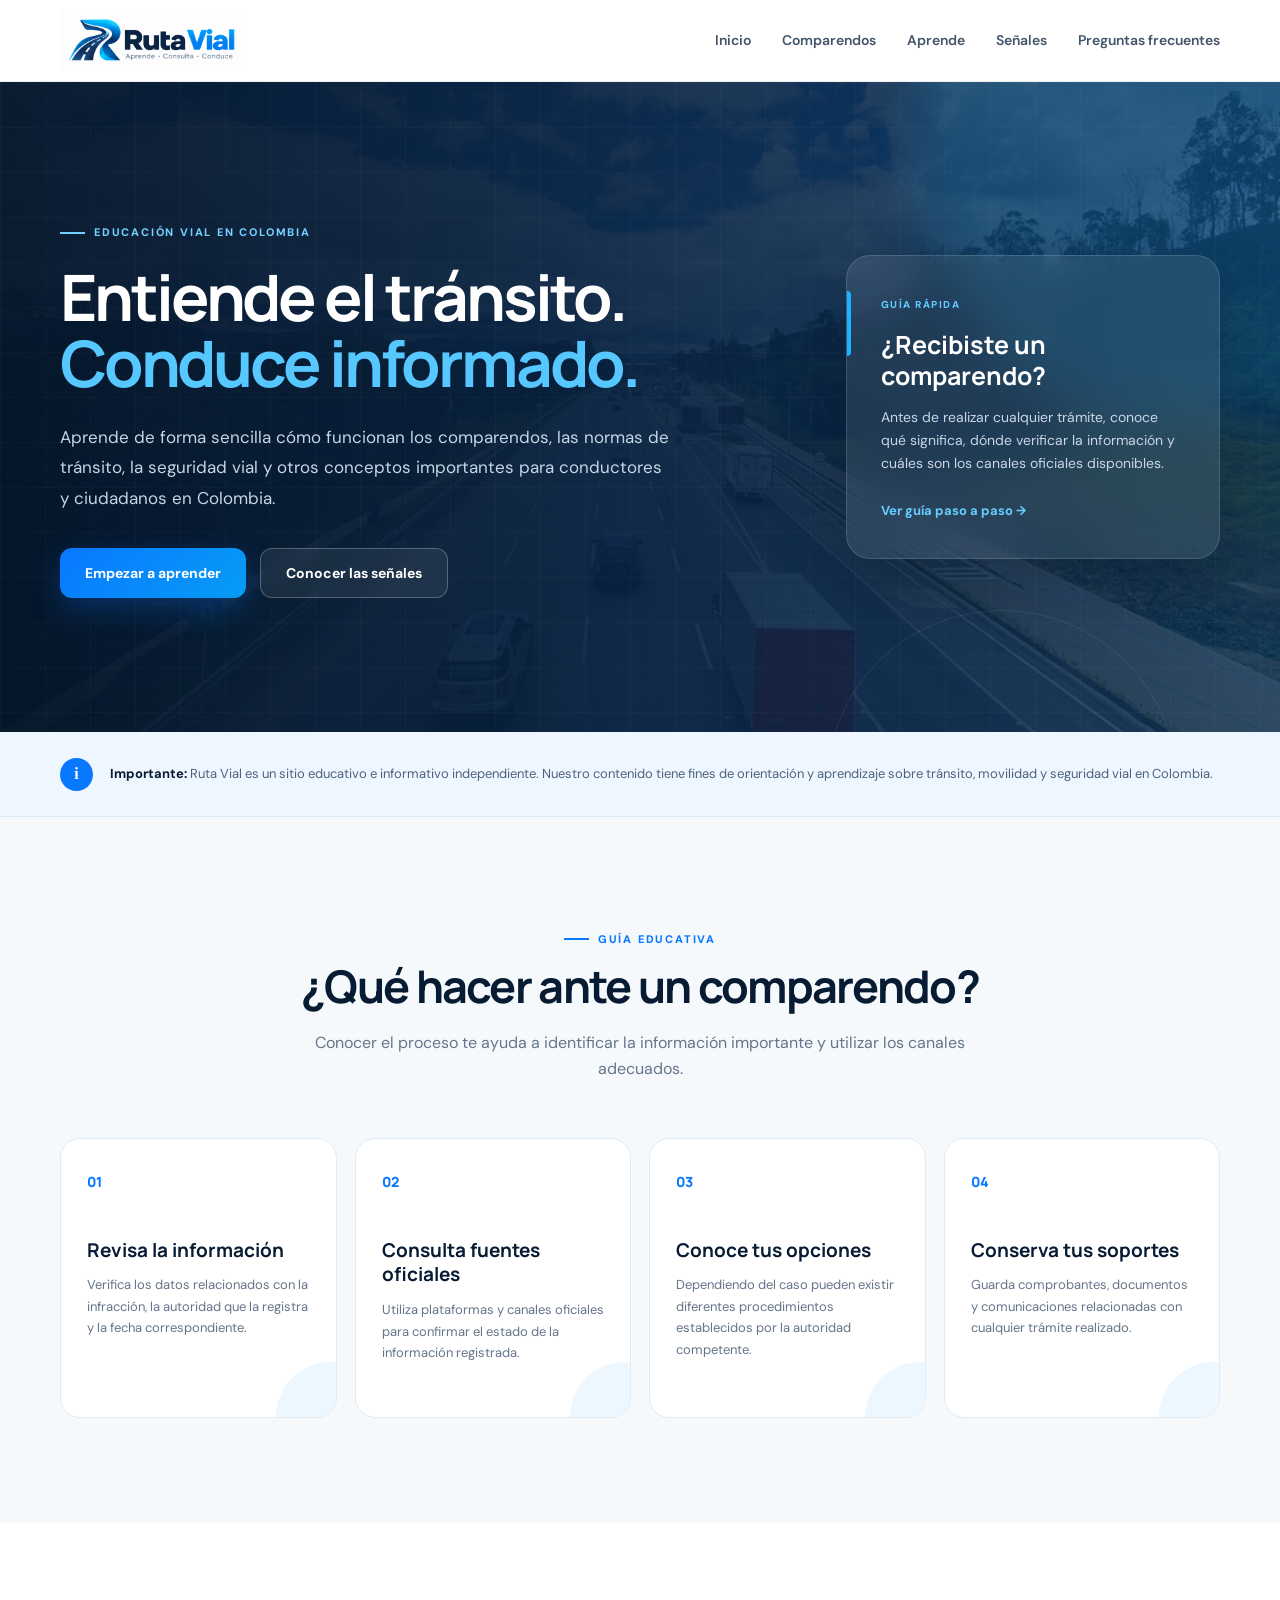
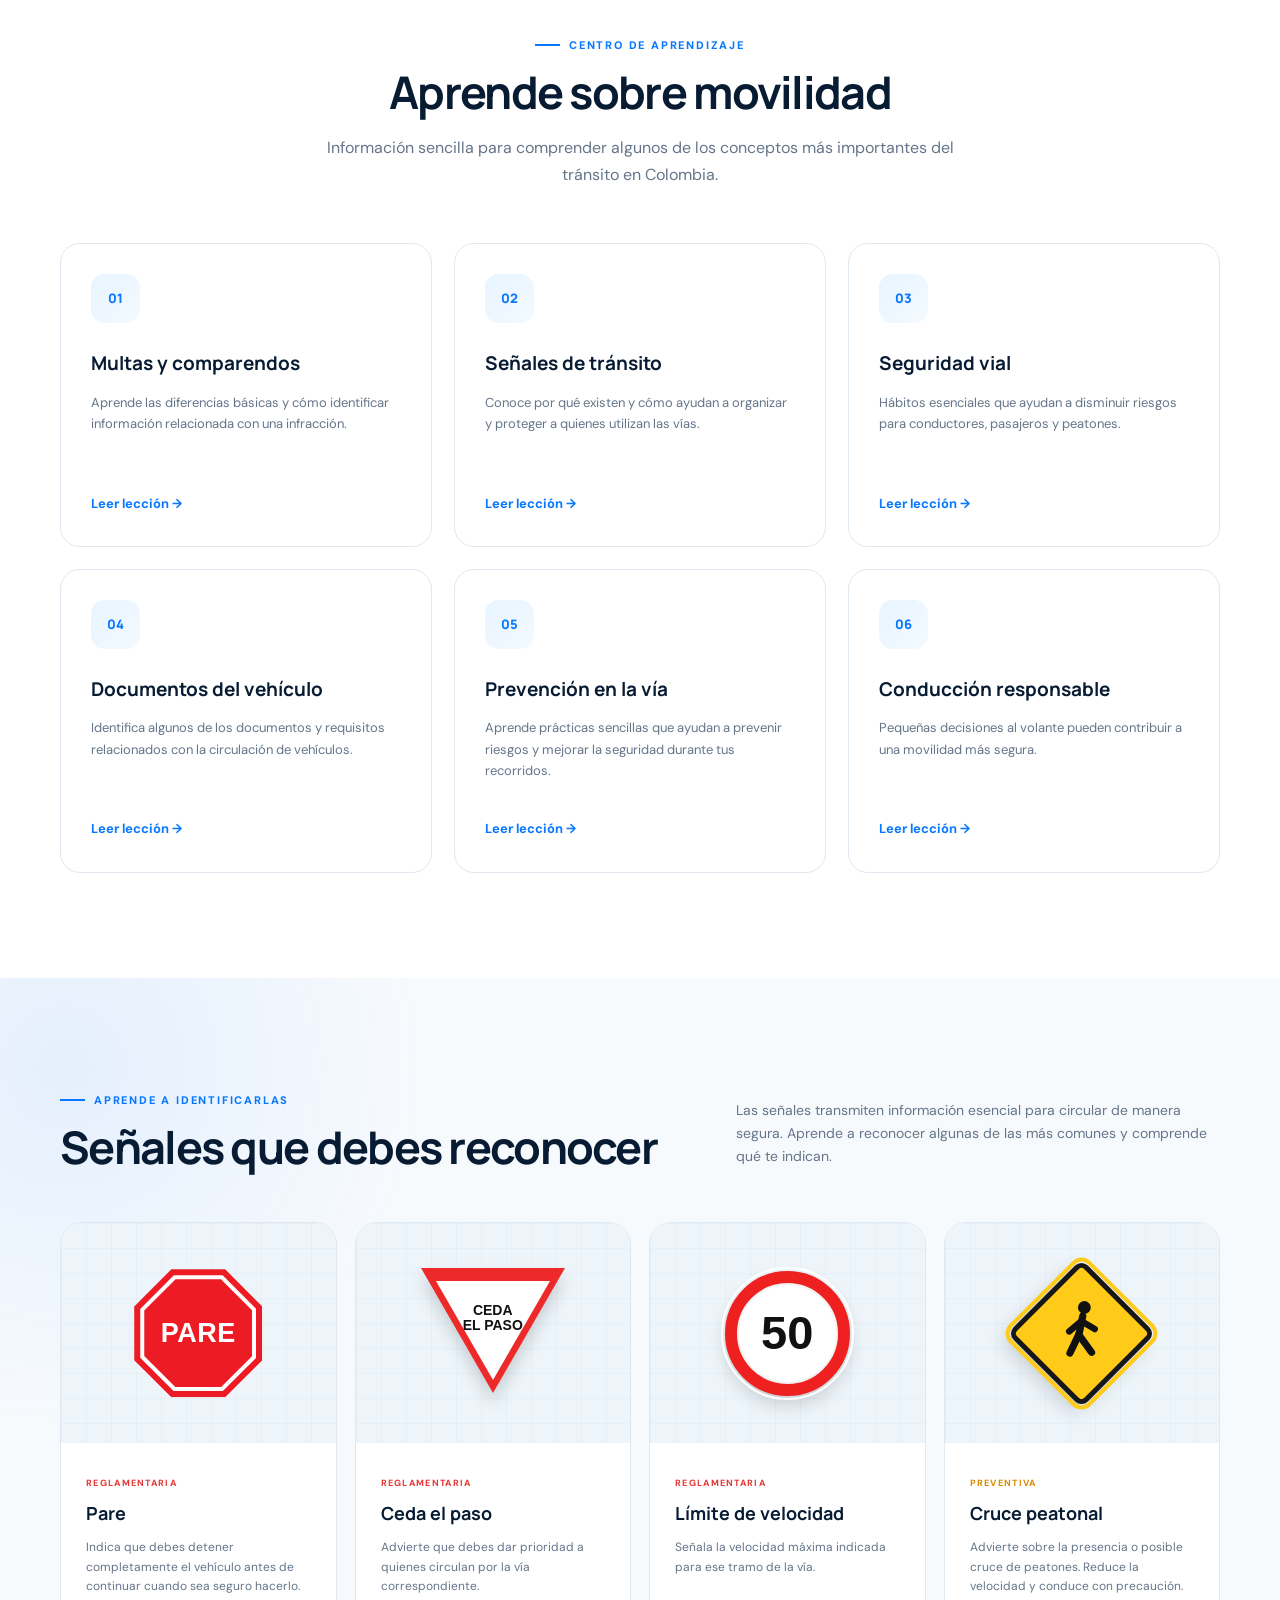
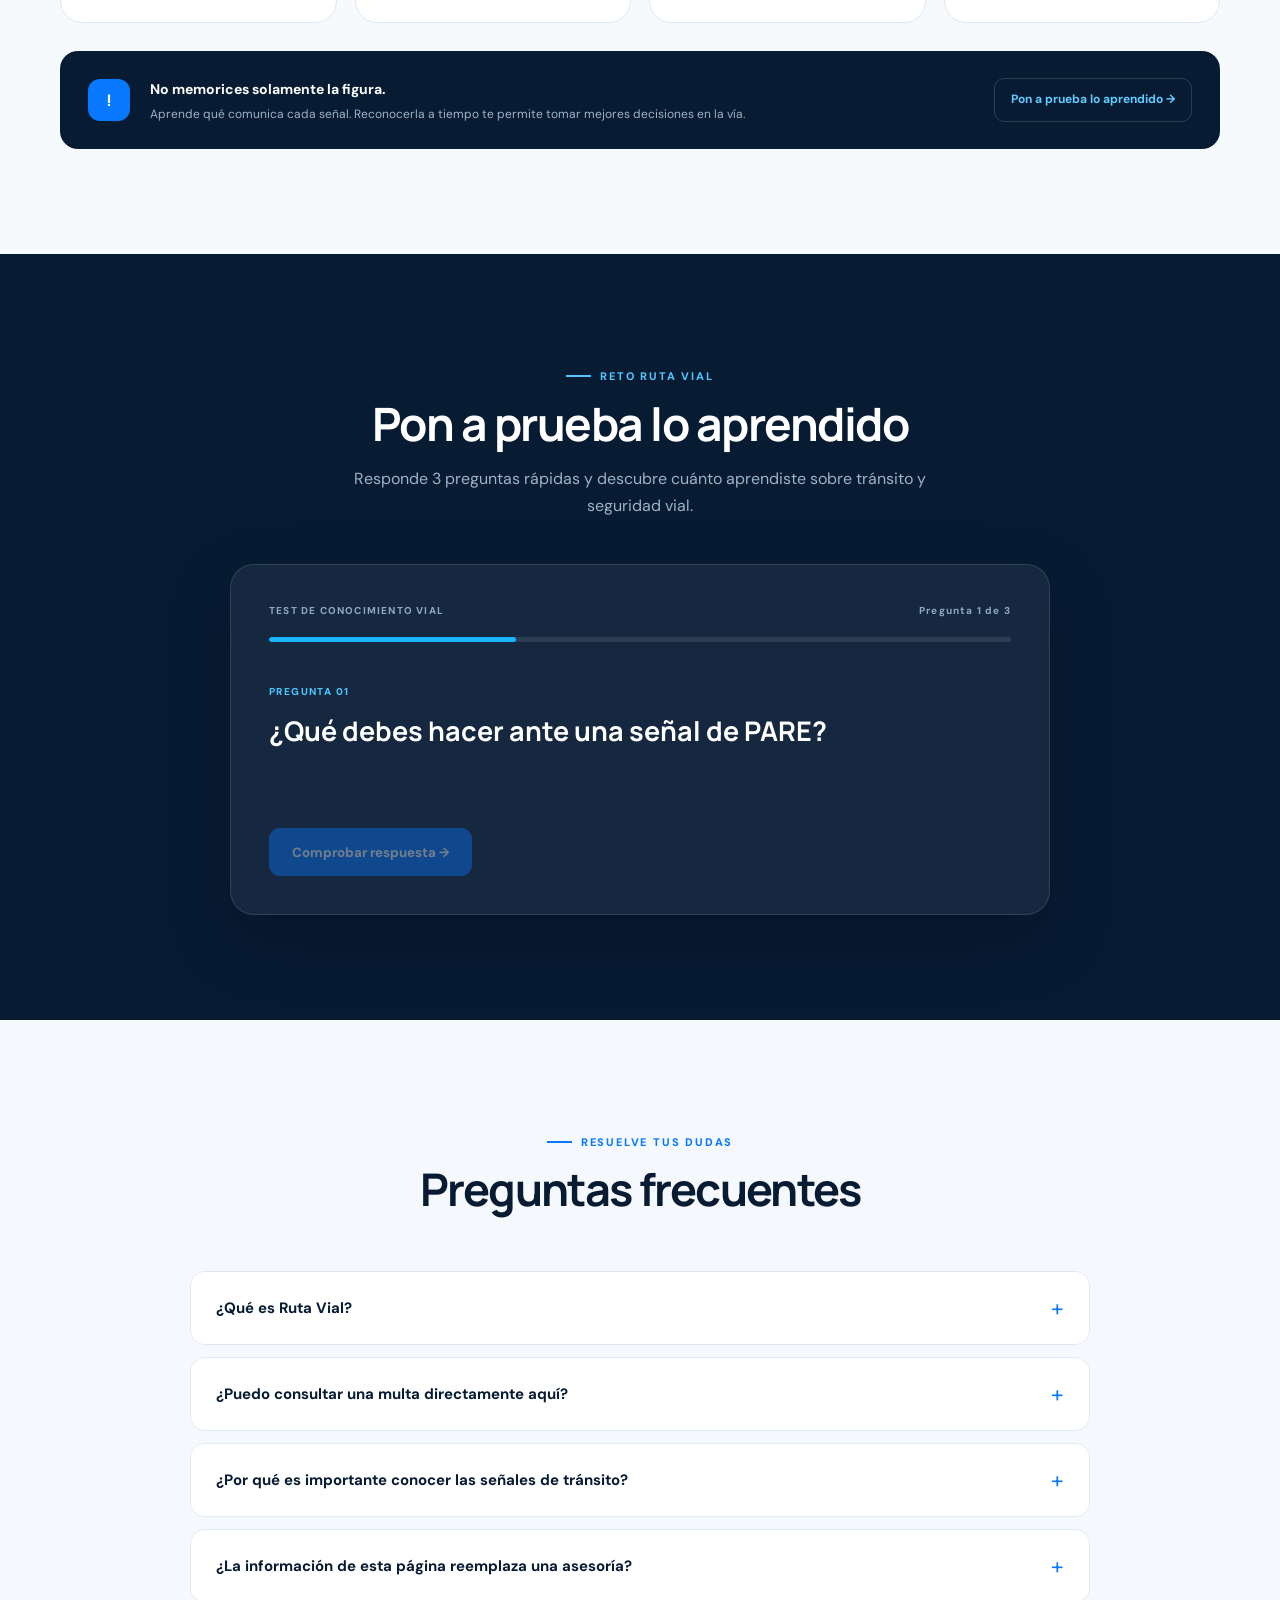
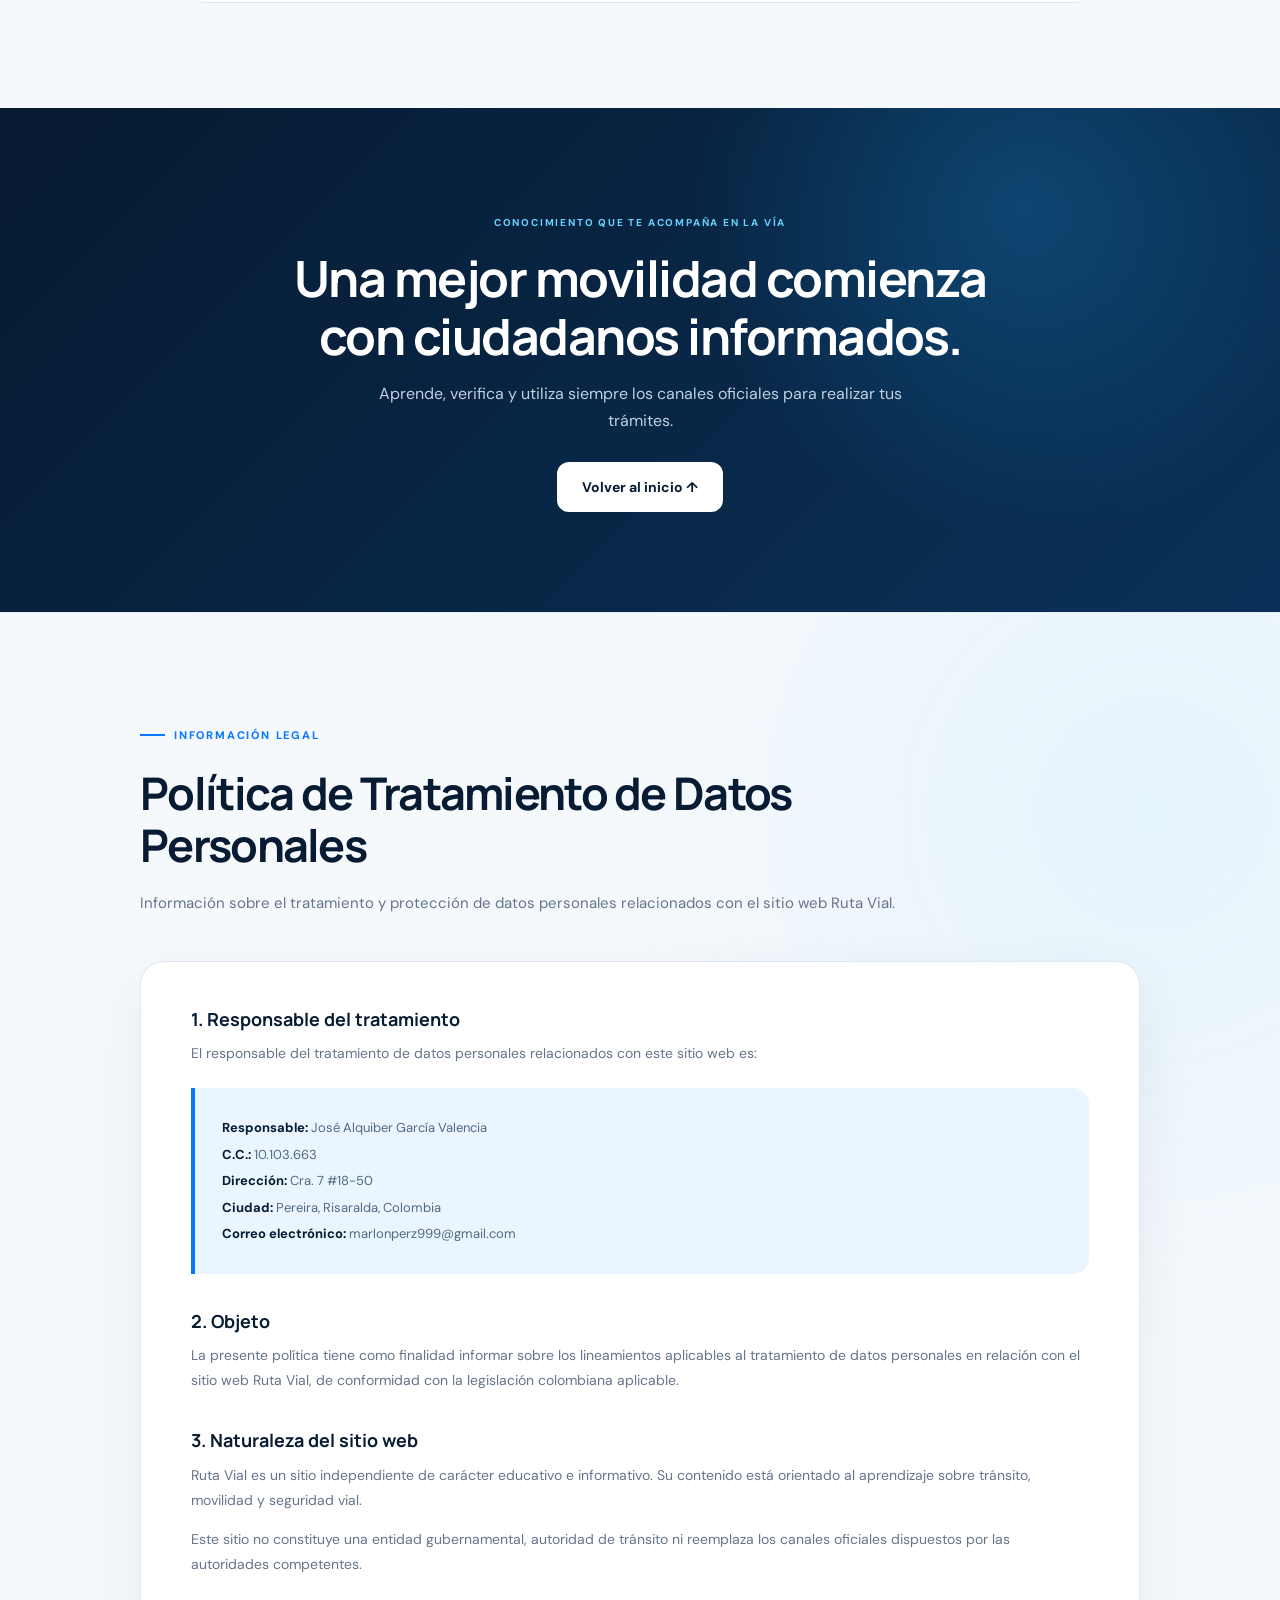
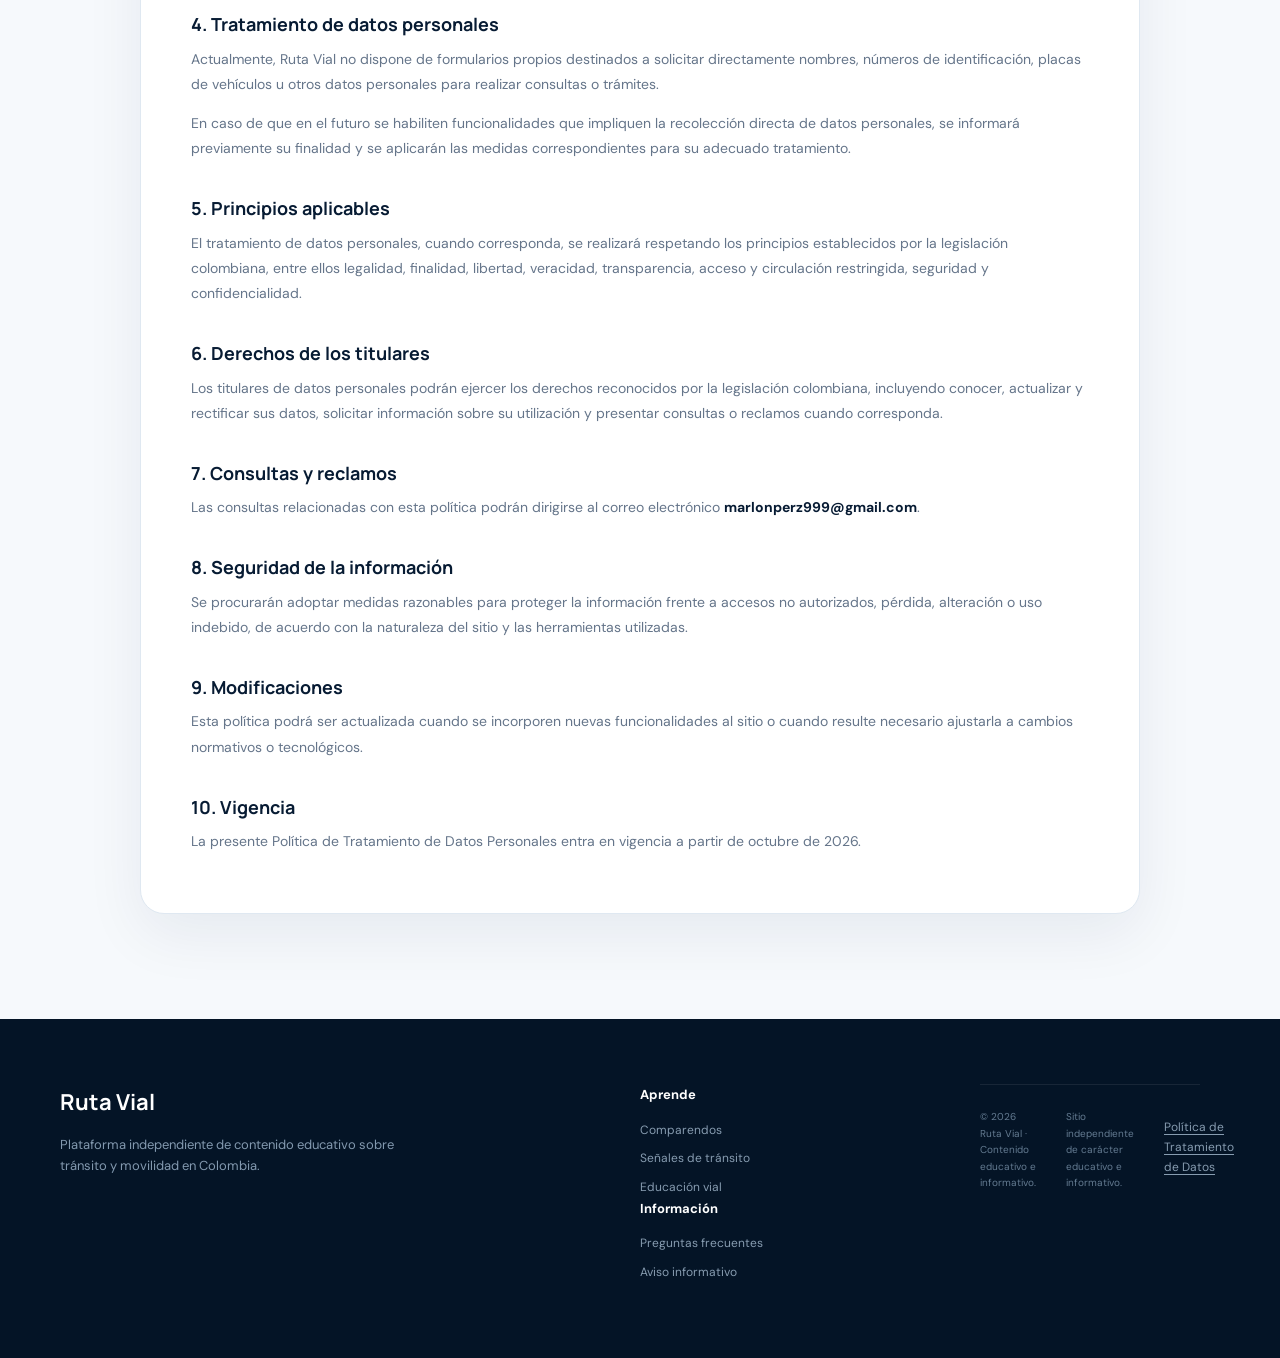
<file: index.html>
<!DOCTYPE html>
<html lang="es">
<head>
    <meta charset="UTF-8">
    <meta name="viewport" content="width=device-width, initial-scale=1.0">

    <title>Ruta Vial | Aprende sobre tránsito y movilidad</title>

    <meta name="description"
          content="Portal educativo sobre tránsito, movilidad, comparendos, seguridad vial y herramientas de consulta en Colombia.">

    <link rel="stylesheet" href="estilos.css">
</head>

<body>

    <!-- =========================
         ENCABEZADO
    ========================== -->
    <header class="header">
        <div class="container nav-container">
             <a href="#inicio" class="logo">
             <img src="imagenes/logo-ruta-vial.png"
                alt="Ruta Vial - Aprende, Consulta, Conduce"
                class="logo-img">
            </a>

            <nav class="nav" id="nav">
    <a href="#inicio">Inicio</a>
    <a href="#comparendos">Comparendos</a>
    <a href="#aprende">Aprende</a>
    <a href="#senales">Señales</a>
    <a href="#preguntas">Preguntas frecuentes</a>
</nav>
            <button class="menu-btn" id="menuBtn" aria-label="Abrir menú">
                ☰
            </button>

        </div>
    </header>


    <main>

        <!-- =========================
             PORTADA
        ========================== -->
        <section class="hero" id="inicio">

            <div class="hero-overlay"></div>

            <div class="container hero-content">

                <div class="hero-text">

                    <span class="hero-tag">
                        EDUCACIÓN VIAL EN COLOMBIA
                    </span>

                    <h1>
                        Entiende el tránsito.
                        <span>Conduce informado.</span>
                    </h1>

                     <p>
    Aprende de forma sencilla cómo funcionan los comparendos,
    las normas de tránsito, la seguridad vial y otros conceptos importantes
    para conductores y ciudadanos en Colombia.
</p>

<div class="hero-buttons">
    <a href="#aprende" class="btn btn-primary">
        Empezar a aprender
    </a>

    <a href="#senales" class="btn btn-secondary">
        Conocer las señales
    </a>
</div>

                </div>

                <div class="hero-card">

                    <span class="card-label">GUÍA RÁPIDA</span>

                    <h3>¿Recibiste un comparendo?</h3>

                    <p>
                        Antes de realizar cualquier trámite, conoce qué significa,
                        dónde verificar la información y cuáles son los canales
                        oficiales disponibles.
                    </p>

                    <a href="#comparendos">
                        Ver guía paso a paso →
                    </a>

                </div>

            </div>

        </section>


        <!-- =========================
             AVISO INFORMATIVO
        ========================== -->
        <section class="notice">
            <div class="container notice-content">

                <div class="notice-icon">i</div>

                <p>
    <strong>Importante:</strong>
    Ruta Vial es un sitio educativo e informativo independiente.
    Nuestro contenido tiene fines de orientación y aprendizaje sobre
    tránsito, movilidad y seguridad vial en Colombia.
</p>

            </div>
        </section>

 


        <!-- =========================
             COMPARENDOS
        ========================== -->
        <section class="section comparendos-section" id="comparendos">

            <div class="container">

                <div class="section-header">

                    <span class="section-tag">GUÍA EDUCATIVA</span>

                    <h2>¿Qué hacer ante un comparendo?</h2>

                    <p>
                        Conocer el proceso te ayuda a identificar la información
                        importante y utilizar los canales adecuados.
                    </p>

                </div>


                <div class="steps">

                    <article class="step-card">
                        <span class="step-number">01</span>

                        <h3>Revisa la información</h3>

                        <p>
                            Verifica los datos relacionados con la infracción,
                            la autoridad que la registra y la fecha correspondiente.
                        </p>
                    </article>


                    <article class="step-card">
                        <span class="step-number">02</span>

                        <h3>Consulta fuentes oficiales</h3>

                        <p>
                            Utiliza plataformas y canales oficiales para confirmar
                            el estado de la información registrada.
                        </p>
                    </article>


                    <article class="step-card">
                        <span class="step-number">03</span>

                        <h3>Conoce tus opciones</h3>

                        <p>
                            Dependiendo del caso pueden existir diferentes
                            procedimientos establecidos por la autoridad competente.
                        </p>
                    </article>


                    <article class="step-card">
                        <span class="step-number">04</span>

                        <h3>Conserva tus soportes</h3>

                        <p>
                            Guarda comprobantes, documentos y comunicaciones
                            relacionadas con cualquier trámite realizado.
                        </p>
                    </article>

                </div>

            </div>

        </section>


        <!-- =========================
             CENTRO DE APRENDIZAJE
        ========================== -->
        <section class="section learn-section" id="aprende">

            <div class="container">

                <div class="section-header">
                    <span class="section-tag">CENTRO DE APRENDIZAJE</span>

                    <h2>Aprende sobre movilidad</h2>

                    <p>
                        Información sencilla para comprender algunos de los
                        conceptos más importantes del tránsito en Colombia.
                    </p>
                </div>


                <div class="learning-grid">

                    <article class="learning-card">
                        <div class="learning-icon">01</div>

                        <h3>Multas y comparendos</h3>

                        <p>
                            Aprende las diferencias básicas y cómo identificar
                            información relacionada con una infracción.
                        </p>

                        <button class="learn-btn" data-topic="multas">
                            Leer lección
                        </button>
                    </article>


                    <article class="learning-card">
                        <div class="learning-icon">02</div>

                        <h3>Señales de tránsito</h3>

                        <p>
                            Conoce por qué existen y cómo ayudan a organizar
                            y proteger a quienes utilizan las vías.
                        </p>

                        <button class="learn-btn" data-topic="senales">
                            Leer lección
                        </button>
                    </article>


                    <article class="learning-card">
                        <div class="learning-icon">03</div>

                        <h3>Seguridad vial</h3>

                        <p>
                            Hábitos esenciales que ayudan a disminuir riesgos
                            para conductores, pasajeros y peatones.
                        </p>

                        <button class="learn-btn" data-topic="seguridad">
                            Leer lección
                        </button>
                    </article>


                    <article class="learning-card">
                        <div class="learning-icon">04</div>

                        <h3>Documentos del vehículo</h3>

                        <p>
                            Identifica algunos de los documentos y requisitos
                            relacionados con la circulación de vehículos.
                        </p>

                        <button class="learn-btn" data-topic="documentos">
                            Leer lección
                        </button>
                    </article>


                     <article class="learning-card">
    <div class="learning-icon">05</div>

    <h3>Prevención en la vía</h3>

    <p>
        Aprende prácticas sencillas que ayudan a prevenir riesgos
        y mejorar la seguridad durante tus recorridos.
    </p>

    <button class="learn-btn" data-topic="prevencion">
        Leer lección
    </button>
</article>

                    <article class="learning-card">
                        <div class="learning-icon">06</div>

                        <h3>Conducción responsable</h3>

                        <p>
                            Pequeñas decisiones al volante pueden contribuir
                            a una movilidad más segura.
                        </p>

                        <button class="learn-btn" data-topic="conduccion">
                            Leer lección
                        </button>
                    </article>

                </div>

            </div>

        </section>
           <!-- =========================
     SEÑALES DE TRÁNSITO
========================== -->
<section class="section signs-section" id="senales">

    <div class="container">

        <div class="signs-heading">

            <div>
                <span class="section-tag">APRENDE A IDENTIFICARLAS</span>
                <h2>Señales que debes reconocer</h2>
            </div>

            <p>
                Las señales transmiten información esencial para circular
                de manera segura. Aprende a reconocer algunas de las más
                comunes y comprende qué te indican.
            </p>

        </div>


        <div class="signs-grid">

            <!-- PARE -->
            <article class="sign-card">
                <div class="sign-visual">
                    <div class="stop-sign">
                        <span>PARE</span>
                    </div>
                </div>

                <div class="sign-info">
                    <span class="sign-type">REGLAMENTARIA</span>
                    <h3>Pare</h3>
                    <p>
                        Indica que debes detener completamente el vehículo
                        antes de continuar cuando sea seguro hacerlo.
                    </p>
                </div>
            </article>


            <!-- CEDA EL PASO -->
            <article class="sign-card">
                <div class="sign-visual">
                    <div class="yield-sign">
                        <div></div>
                    </div>
                </div>

                <div class="sign-info">
                    <span class="sign-type">REGLAMENTARIA</span>
                    <h3>Ceda el paso</h3>
                    <p>
                        Advierte que debes dar prioridad a quienes circulan
                        por la vía correspondiente.
                    </p>
                </div>
            </article>


            <!-- VELOCIDAD -->
            <article class="sign-card">
                <div class="sign-visual">
                    <div class="speed-sign">
                        <span>50</span>
                    </div>
                </div>

                <div class="sign-info">
                    <span class="sign-type">REGLAMENTARIA</span>
                    <h3>Límite de velocidad</h3>
                    <p>
                        Señala la velocidad máxima indicada para ese tramo
                        de la vía.
                    </p>
                </div>
            </article>

            
        <!-- CRUCE PEATONAL -->
<article class="sign-card">

    <div class="sign-visual">
     <div class="pedestrian-sign">
    <svg class="pedestrian-svg"
         viewBox="0 0 64 90"
         xmlns="http://www.w3.org/2000/svg">

        <!-- cabeza -->
        <circle cx="36" cy="12" r="8" fill="currentColor"/>

        <!-- cuerpo -->
        <path
            d="M34 23
               L29 47"
            stroke="currentColor"
            stroke-width="9"
            stroke-linecap="round"
        />

        <!-- brazo hacia adelante -->
        <path
            d="M32 29
               L49 39"
            stroke="currentColor"
            stroke-width="8"
            stroke-linecap="round"
        />

        <!-- brazo hacia atrás -->
        <path
            d="M31 30
               L17 42"
            stroke="currentColor"
            stroke-width="8"
            stroke-linecap="round"
        />

        <!-- pierna hacia adelante -->
        <path
            d="M29 46
               L45 68"
            stroke="currentColor"
            stroke-width="9"
            stroke-linecap="round"
        />

        <!-- pierna hacia atrás -->
        <path
            d="M29 46
               L18 69"
            stroke="currentColor"
            stroke-width="9"
            stroke-linecap="round"
        />
    </svg>
</div>

    </div>

    <div class="sign-info">

        <span class="sign-type warning-label">
            PREVENTIVA
        </span>

        <h3>Cruce peatonal</h3>

        <p>
            Advierte sobre la presencia o posible cruce de peatones.
            Reduce la velocidad y conduce con precaución.
        </p>

    </div>

</article>
        </div>


        <div class="signs-tip">

            <div class="tip-symbol">!</div>

            <div>
                <strong>No memorices solamente la figura.</strong>
                <p>
                    Aprende qué comunica cada señal. Reconocerla a tiempo
                    te permite tomar mejores decisiones en la vía.
                </p>
            </div>

            <a href="#test-vial">
                Pon a prueba lo aprendido →
            </a>

        </div>

    </div>

</section>
<!-- =========================
     TEST DE CONOCIMIENTO VIAL
========================== -->

<section class="section test-section" id="test-vial">

    <div class="container">

        <div class="test-header">
            <span class="section-tag">RETO RUTA VIAL</span>
            <h2>Pon a prueba lo aprendido</h2>
            <p>
                Responde 3 preguntas rápidas y descubre cuánto aprendiste
                sobre tránsito y seguridad vial.
            </p>
        </div>

        <div class="test-box">

            <div class="test-top">
                <span>TEST DE CONOCIMIENTO VIAL</span>
                <span id="questionCounter">Pregunta 1 de 3</span>
            </div>

            <div class="test-progress">
                <div id="progressBar"></div>
            </div>

            <div id="quizContent">

                <span class="question-number">PREGUNTA 01</span>

                <h3 id="questionText">
                    ¿Qué debes hacer ante una señal de PARE?
                </h3>

                <div class="answers" id="answers"></div>

                <div class="quiz-feedback" id="quizFeedback"></div>

                <button class="quiz-next" id="nextQuestion" disabled>
                    Comprobar respuesta →
                </button>

            </div>

            <div class="quiz-result" id="quizResult">

                <span class="result-label">RESULTADO FINAL</span>

                <div class="result-score">
                    <strong id="finalScore">0/3</strong>
                </div>

                <h3 id="resultTitle">¡Reto completado!</h3>

                <p id="resultText"></p>

                <button id="restartQuiz">
                    Volver a intentarlo
                </button>

            </div>

        </div>

    </div>

</section>
        <!-- =========================
             PREGUNTAS FRECUENTES
        ========================== -->
        <section class="section faq-section" id="preguntas">

            <div class="container faq-container">

                <div class="section-header">
                    <span class="section-tag">RESUELVE TUS DUDAS</span>

                    <h2>Preguntas frecuentes</h2>
                </div>


                <div class="faq">
                     <div class="faq-item">
    <button class="faq-question">
        ¿Qué es Ruta Vial?
        <span>+</span>
    </button>

    <div class="faq-answer">
        <p>
            Ruta Vial es un proyecto educativo independiente
            creado para explicar conceptos relacionados con
            tránsito, movilidad y seguridad vial.
        </p>
    </div>
</div>


                    <div class="faq-item">
                        <button class="faq-question">
                            ¿Puedo consultar una multa directamente aquí?
                            <span>+</span>
                        </button>

                        <div class="faq-answer">
                            <p>
                                No. Este sitio no solicita números de identificación,
                                placas ni información personal para consultar multas.
                                Las consultas reales deben realizarse mediante
                                plataformas oficiales.
                            </p>
                        </div>
                    </div>


                     <div class="faq-item">
    <button class="faq-question">
        ¿Por qué es importante conocer las señales de tránsito?
        <span>+</span>
    </button>

    <div class="faq-answer">
        <p>
            Las señales permiten identificar advertencias, restricciones
            e indicaciones importantes para circular de manera más segura
            y tomar mejores decisiones en la vía.
        </p>
    </div>
</div>

                    <div class="faq-item">
                        <button class="faq-question">
                            ¿La información de esta página reemplaza una asesoría?
                            <span>+</span>
                        </button>

                        <div class="faq-answer">
                            <p>
                                No. El contenido tiene fines educativos generales.
                                Para situaciones particulares debes consultar
                                directamente a la entidad competente.
                            </p>
                        </div>
                    </div>

                </div>

            </div>

        </section>


        <!-- =========================
             CIERRE
        ========================== -->
        <section class="final-section">

            <div class="container final-content">

                <span>CONOCIMIENTO QUE TE ACOMPAÑA EN LA VÍA</span>

                <h2>
                    Una mejor movilidad comienza
                    con ciudadanos informados.
                </h2>

                <p>
                    Aprende, verifica y utiliza siempre los canales oficiales
                    para realizar tus trámites.
                </p>

                <a href="#inicio" class="btn btn-light">
                    Volver al inicio ↑
                </a>

            </div>

        </section>
            <!-- =========================
     POLÍTICA DE TRATAMIENTO DE DATOS
========================== -->
<section class="section politica-section" id="politica-datos">

    <div class="container politica-container">

        <div class="politica-header">
            <span class="section-tag">INFORMACIÓN LEGAL</span>
            <h2>Política de Tratamiento de Datos Personales</h2>
            <p>
                Información sobre el tratamiento y protección de datos personales
                relacionados con el sitio web Ruta Vial.
            </p>
        </div>

        <div class="politica-content">

            <h3>1. Responsable del tratamiento</h3>
            <p>
                El responsable del tratamiento de datos personales relacionados
                con este sitio web es:
            </p>

            <div class="politica-datos">
                <p><strong>Responsable:</strong> José Alquiber García Valencia</p>
                <p><strong>C.C.:</strong> 10.103.663</p>
                <p><strong>Dirección:</strong> Cra. 7 #18-50</p>
                <p><strong>Ciudad:</strong> Pereira, Risaralda, Colombia</p>
                <p><strong>Correo electrónico:</strong> marlonperz999@gmail.com</p>
            </div>

            <h3>2. Objeto</h3>
            <p>
                La presente política tiene como finalidad informar sobre los
                lineamientos aplicables al tratamiento de datos personales en
                relación con el sitio web Ruta Vial, de conformidad con la
                legislación colombiana aplicable.
            </p>

            <h3>3. Naturaleza del sitio web</h3>
            <p>
                Ruta Vial es un sitio independiente de carácter educativo e
                informativo. Su contenido está orientado al aprendizaje sobre
                tránsito, movilidad y seguridad vial.
            </p>

            <p>
                Este sitio no constituye una entidad gubernamental, autoridad
                de tránsito ni reemplaza los canales oficiales dispuestos por
                las autoridades competentes.
            </p>

            <h3>4. Tratamiento de datos personales</h3>
            <p>
                Actualmente, Ruta Vial no dispone de formularios propios destinados
                a solicitar directamente nombres, números de identificación,
                placas de vehículos u otros datos personales para realizar consultas
                o trámites.
            </p>

            <p>
                En caso de que en el futuro se habiliten funcionalidades que
                impliquen la recolección directa de datos personales, se informará
                previamente su finalidad y se aplicarán las medidas correspondientes
                para su adecuado tratamiento.
            </p>

            <h3>5. Principios aplicables</h3>
            <p>
                El tratamiento de datos personales, cuando corresponda, se realizará
                respetando los principios establecidos por la legislación colombiana,
                entre ellos legalidad, finalidad, libertad, veracidad, transparencia,
                acceso y circulación restringida, seguridad y confidencialidad.
            </p>

            <h3>6. Derechos de los titulares</h3>
            <p>
                Los titulares de datos personales podrán ejercer los derechos
                reconocidos por la legislación colombiana, incluyendo conocer,
                actualizar y rectificar sus datos, solicitar información sobre
                su utilización y presentar consultas o reclamos cuando corresponda.
            </p>

            <h3>7. Consultas y reclamos</h3>
            <p>
                Las consultas relacionadas con esta política podrán dirigirse al
                correo electrónico <strong>marlonperz999@gmail.com</strong>.
            </p>

            <h3>8. Seguridad de la información</h3>
            <p>
                Se procurarán adoptar medidas razonables para proteger la información
                frente a accesos no autorizados, pérdida, alteración o uso indebido,
                de acuerdo con la naturaleza del sitio y las herramientas utilizadas.
            </p>

            <h3>9. Modificaciones</h3>
            <p>
                Esta política podrá ser actualizada cuando se incorporen nuevas
                funcionalidades al sitio o cuando resulte necesario ajustarla a
                cambios normativos o tecnológicos.
            </p>

            <h3>10. Vigencia</h3>
            <p>
                La presente Política de Tratamiento de Datos Personales entra en
                vigencia a partir de octubre de 2026.
            </p>

        </div>

    </div>

</section>
    </main>


    <!-- =========================
         FOOTER
    ========================== -->
    <footer class="footer">

        <div class="container footer-grid">

            <div>
                <h3>Ruta Vial</h3>

                <p>
                    Plataforma independiente de contenido educativo
                    sobre tránsito y movilidad en Colombia.
                </p>
            </div>

            <div>
                 <h4>Aprende</h4>

<a href="#comparendos">Comparendos</a>
<a href="#senales">Señales de tránsito</a>
<a href="#aprende">Educación vial</a>

            <div>
                <h4>Información</h4>

                <a href="#preguntas">Preguntas frecuentes</a>
                <a href="#inicio">Aviso informativo</a>
            </div>

        </div>

        <div class="container footer-bottom">

            <p>
                © 2026 Ruta Vial · Contenido educativo e informativo.
            </p>

             <p>
    Sitio independiente de carácter educativo e informativo.
</p>
             <a href="#politica-datos" class="footer-politica">
    Política de Tratamiento de Datos
</a>
        </div>

    </footer>


    <!-- =========================
         MODAL EDUCATIVO
    ========================== -->
    <div class="modal" id="lessonModal">

        <div class="modal-overlay" id="modalOverlay"></div>

        <div class="modal-content">

            <button class="modal-close" id="modalClose">
                ×
            </button>

            <span class="section-tag">
                LECCIÓN RUTA VIAL
            </span>

            <h2 id="modalTitle">
                Título
            </h2>

            <div id="modalBody">
                Contenido
            </div>

        </div>

    </div>


    <script src="script.js"></script>

</body>
</html>
</file>
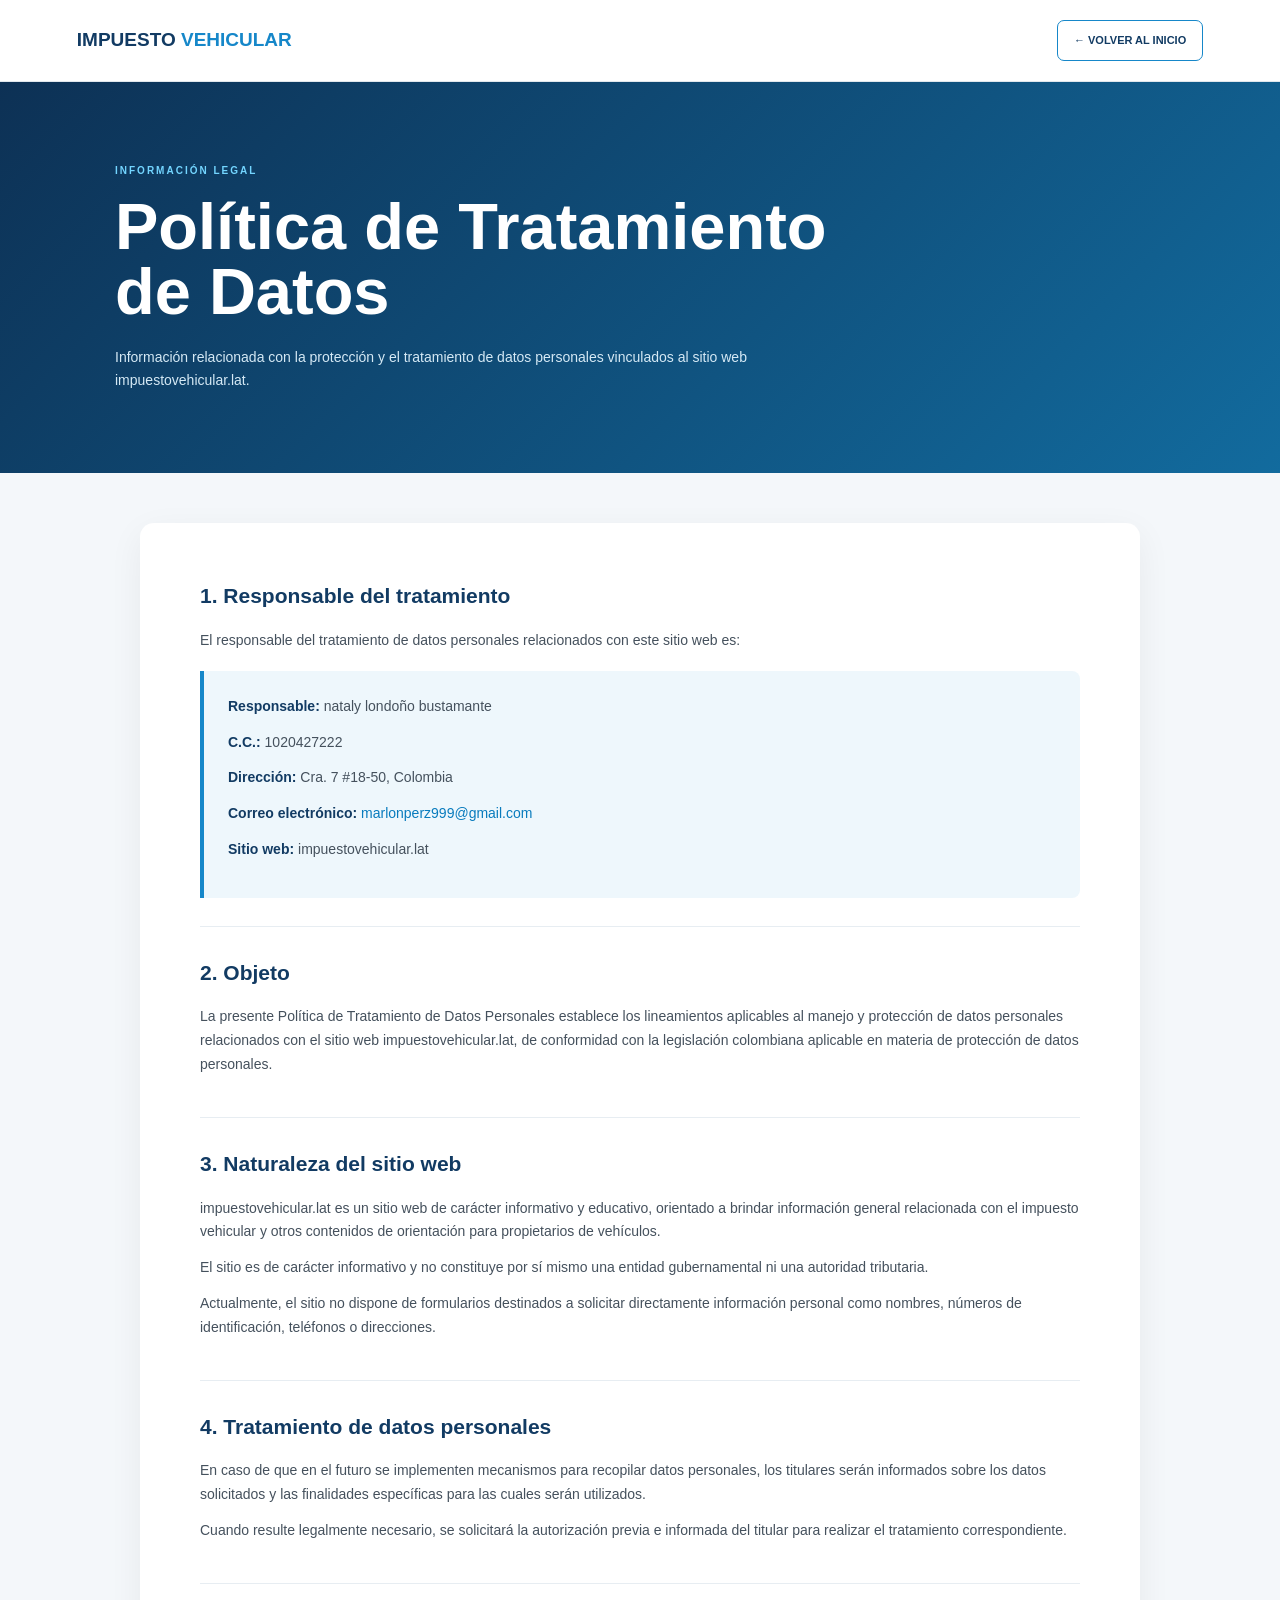
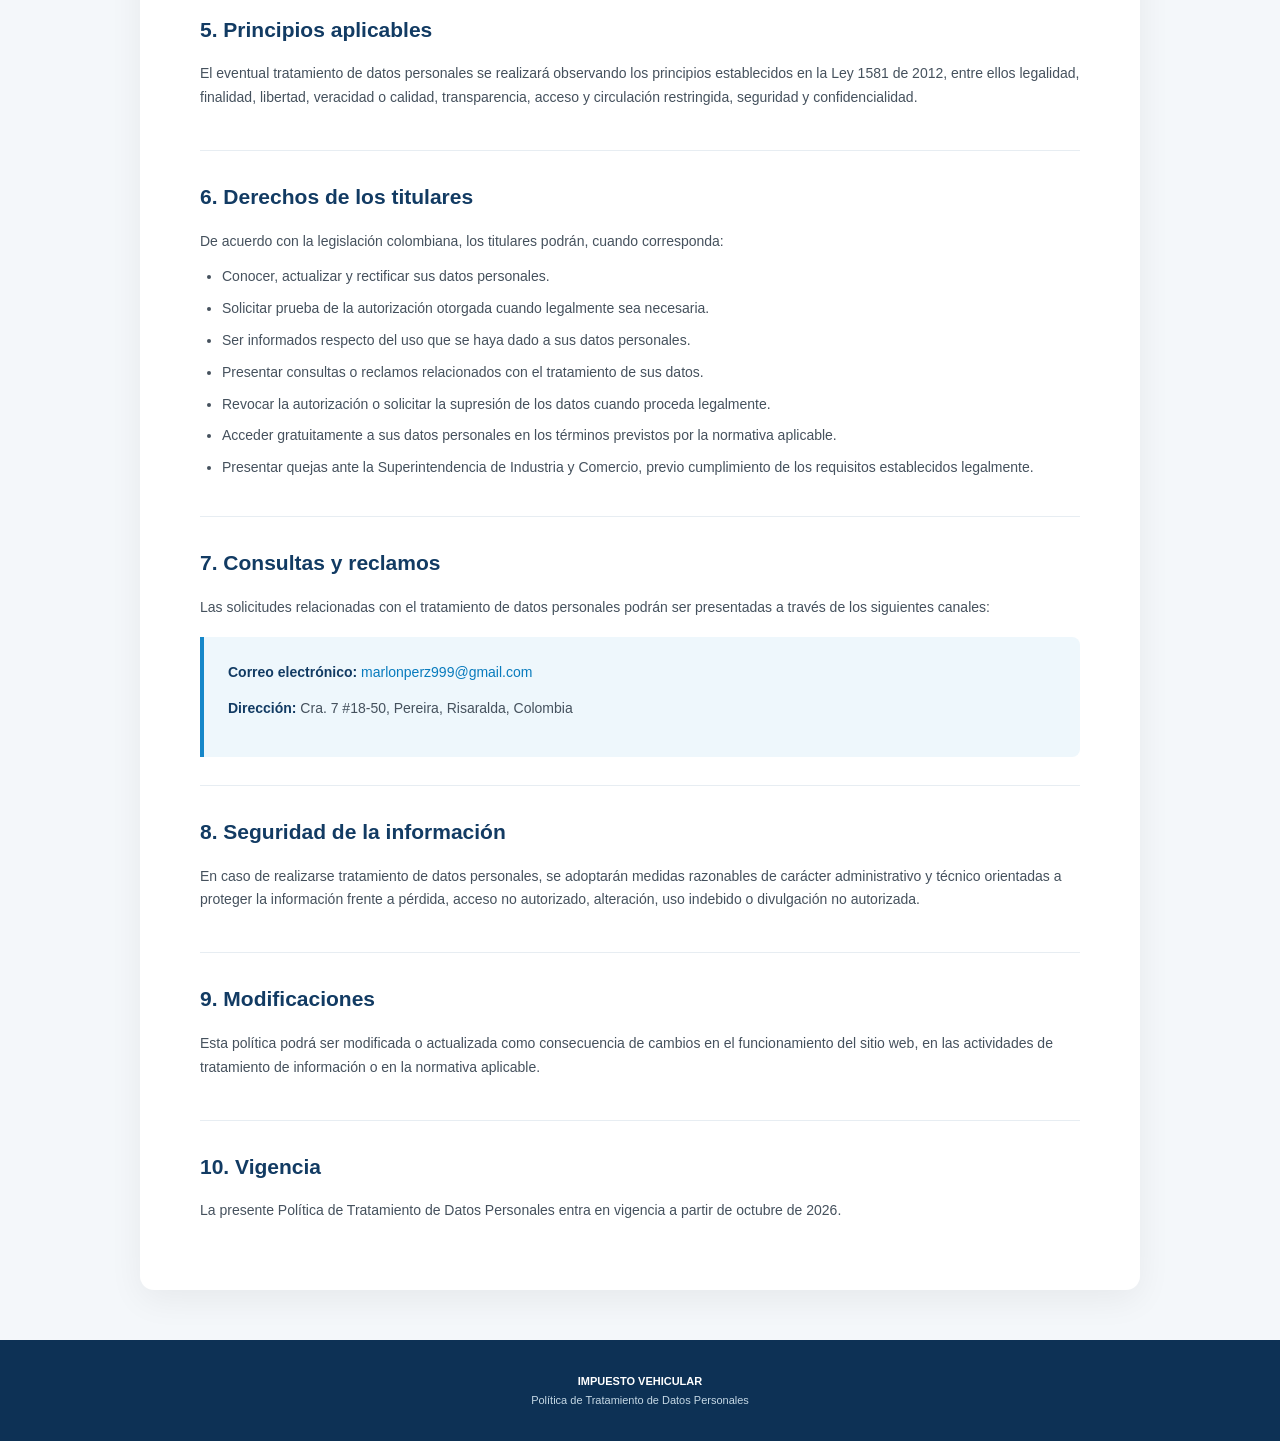
<file: politica-datos.html>
<!DOCTYPE html>
<html lang="es">
<head>
    <meta charset="UTF-8">
    <meta name="viewport" content="width=device-width, initial-scale=1.0">

    <title>Política de Tratamiento de Datos | Impuesto Vehicular</title>

    <style>
        * {
            margin: 0;
            padding: 0;
            box-sizing: border-box;
        }

        body {
            font-family: Arial, Helvetica, sans-serif;
            background: #f4f7fa;
            color: #45515d;
            line-height: 1.7;
        }

        .header {
            background: #ffffff;
            border-bottom: 1px solid #e1e7ec;
            padding: 20px 6%;
            display: flex;
            justify-content: space-between;
            align-items: center;
        }

        .brand {
            font-size: 19px;
            font-weight: 800;
            color: #123b63;
            text-decoration: none;
        }

        .brand span {
            color: #1687c9;
        }

        .volver {
            text-decoration: none;
            color: #123b63;
            border: 1px solid #1687c9;
            padding: 10px 16px;
            border-radius: 7px;
            font-size: 11px;
            font-weight: 700;
        }

        .volver:hover {
            background: #1687c9;
            color: #ffffff;
        }

        .hero {
            background: linear-gradient(135deg, #0d3155, #126b9e);
            color: #ffffff;
            padding: 80px 6%;
        }

        .hero-inner {
            max-width: 1050px;
            margin: auto;
        }

        .hero span {
            display: block;
            color: #73d5ff;
            font-size: 10px;
            font-weight: 800;
            letter-spacing: 2px;
            margin-bottom: 15px;
        }

        .hero h1 {
            font-size: clamp(38px, 6vw, 65px);
            line-height: 1;
            max-width: 800px;
        }

        .hero p {
            max-width: 650px;
            margin-top: 22px;
            color: #d5e9f5;
            font-size: 14px;
        }

        .contenido {
            max-width: 1000px;
            width: calc(100% - 40px);
            margin: 50px auto;
            background: #ffffff;
            border-radius: 14px;
            padding: 55px 60px;
            box-shadow: 0 10px 35px rgba(0, 0, 0, .06);
        }

        .seccion {
            padding: 28px 0;
            border-bottom: 1px solid #e7edf2;
        }

        .seccion:first-child {
            padding-top: 0;
        }

        .seccion:last-child {
            border-bottom: none;
            padding-bottom: 0;
        }

        .seccion h2 {
            color: #123b63;
            font-size: 21px;
            margin-bottom: 15px;
        }

        .seccion p {
            font-size: 14px;
            margin-bottom: 12px;
        }

        .seccion ul {
            padding-left: 22px;
            margin-top: 12px;
        }

        .seccion li {
            margin-bottom: 8px;
            font-size: 14px;
        }

        .datos {
            background: #eef7fc;
            border-left: 4px solid #1687c9;
            padding: 24px;
            margin-top: 18px;
            border-radius: 0 8px 8px 0;
        }

        .datos strong {
            color: #123b63;
        }

        .datos a {
            color: #087bbd;
            text-decoration: none;
        }

        .footer {
            background: #0d3155;
            color: #c5d8e5;
            text-align: center;
            padding: 32px 20px;
            font-size: 11px;
        }

        .footer strong {
            color: #ffffff;
        }

        @media (max-width: 700px) {
            .header {
                padding: 15px 20px;
            }

            .brand {
                font-size: 15px;
            }

            .volver {
                font-size: 9px;
                padding: 9px 11px;
            }

            .hero {
                padding: 60px 25px;
            }

            .hero h1 {
                font-size: 38px;
            }

            .contenido {
                margin: 30px auto;
                padding: 32px 24px;
            }

            .seccion h2 {
                font-size: 18px;
            }

            .seccion p,
            .seccion li {
                font-size: 13px;
            }
        }
    </style>
</head>

<body>

<header class="header">
    <a href="index.html" class="brand">
        IMPUESTO <span>VEHICULAR</span>
    </a>

    <a href="index.html" class="volver">
        ← VOLVER AL INICIO
    </a>
</header>


<section class="hero">
    <div class="hero-inner">
        <span>INFORMACIÓN LEGAL</span>

        <h1>Política de Tratamiento de Datos</h1>

        <p>
            Información relacionada con la protección y el tratamiento
            de datos personales vinculados al sitio web impuestovehicular.lat.
        </p>
    </div>
</section>


<main class="contenido">

    <section class="seccion">
        <h2>1. Responsable del tratamiento</h2>

        <p>
            El responsable del tratamiento de datos personales relacionados
            con este sitio web es:
        </p>

        <div class="datos">
            <p><strong>Responsable:</strong> nataly londoño bustamante </p>

            <p><strong>C.C.:</strong> 1020427222 </p>

            <p>
                <strong>Dirección:</strong>
                Cra. 7 #18-50, Colombia
            </p>

            <p>
                <strong>Correo electrónico:</strong>
                <a href="mailto:marlonperz999@gmail.com">
                    marlonperz999@gmail.com
                </a>
            </p>

            <p>
                <strong>Sitio web:</strong>
                impuestovehicular.lat
            </p>
        </div>
    </section>


    <section class="seccion">
        <h2>2. Objeto</h2>

        <p>
            La presente Política de Tratamiento de Datos Personales establece
            los lineamientos aplicables al manejo y protección de datos
            personales relacionados con el sitio web impuestovehicular.lat,
            de conformidad con la legislación colombiana aplicable en materia
            de protección de datos personales.
        </p>
    </section>


    <section class="seccion">
        <h2>3. Naturaleza del sitio web</h2>

        <p>
            impuestovehicular.lat es un sitio web de carácter informativo
            y educativo, orientado a brindar información general relacionada
            con el impuesto vehicular y otros contenidos de orientación
            para propietarios de vehículos.
        </p>

        <p>
            El sitio es de carácter informativo y no constituye por sí mismo
            una entidad gubernamental ni una autoridad tributaria.
        </p>

        <p>
            Actualmente, el sitio no dispone de formularios destinados a
            solicitar directamente información personal como nombres,
            números de identificación, teléfonos o direcciones.
        </p>
    </section>


    <section class="seccion">
        <h2>4. Tratamiento de datos personales</h2>

        <p>
            En caso de que en el futuro se implementen mecanismos para
            recopilar datos personales, los titulares serán informados sobre
            los datos solicitados y las finalidades específicas para las
            cuales serán utilizados.
        </p>

        <p>
            Cuando resulte legalmente necesario, se solicitará la autorización
            previa e informada del titular para realizar el tratamiento
            correspondiente.
        </p>
    </section>


    <section class="seccion">
        <h2>5. Principios aplicables</h2>

        <p>
            El eventual tratamiento de datos personales se realizará
            observando los principios establecidos en la Ley 1581 de 2012,
            entre ellos legalidad, finalidad, libertad, veracidad o calidad,
            transparencia, acceso y circulación restringida, seguridad
            y confidencialidad.
        </p>
    </section>


    <section class="seccion">
        <h2>6. Derechos de los titulares</h2>

        <p>
            De acuerdo con la legislación colombiana, los titulares podrán,
            cuando corresponda:
        </p>

        <ul>
            <li>Conocer, actualizar y rectificar sus datos personales.</li>

            <li>
                Solicitar prueba de la autorización otorgada cuando
                legalmente sea necesaria.
            </li>

            <li>
                Ser informados respecto del uso que se haya dado
                a sus datos personales.
            </li>

            <li>
                Presentar consultas o reclamos relacionados con
                el tratamiento de sus datos.
            </li>

            <li>
                Revocar la autorización o solicitar la supresión
                de los datos cuando proceda legalmente.
            </li>

            <li>
                Acceder gratuitamente a sus datos personales en
                los términos previstos por la normativa aplicable.
            </li>

            <li>
                Presentar quejas ante la Superintendencia de Industria
                y Comercio, previo cumplimiento de los requisitos
                establecidos legalmente.
            </li>
        </ul>
    </section>


    <section class="seccion">
        <h2>7. Consultas y reclamos</h2>

        <p>
            Las solicitudes relacionadas con el tratamiento de datos
            personales podrán ser presentadas a través de los siguientes
            canales:
        </p>

        <div class="datos">
            <p>
                <strong>Correo electrónico:</strong>
                <a href="mailto:marlonperz999@gmail.com">
                    marlonperz999@gmail.com
                </a>
            </p>

            <p>
                <strong>Dirección:</strong>
                Cra. 7 #18-50, Pereira, Risaralda, Colombia
            </p>
        </div>
    </section>


    <section class="seccion">
        <h2>8. Seguridad de la información</h2>

        <p>
            En caso de realizarse tratamiento de datos personales,
            se adoptarán medidas razonables de carácter administrativo
            y técnico orientadas a proteger la información frente a
            pérdida, acceso no autorizado, alteración, uso indebido
            o divulgación no autorizada.
        </p>
    </section>


    <section class="seccion">
        <h2>9. Modificaciones</h2>

        <p>
            Esta política podrá ser modificada o actualizada como
            consecuencia de cambios en el funcionamiento del sitio web,
            en las actividades de tratamiento de información o en la
            normativa aplicable.
        </p>
    </section>


    <section class="seccion">
        <h2>10. Vigencia</h2>

        <p>
            La presente Política de Tratamiento de Datos Personales
            entra en vigencia a partir de octubre de 2026.
        </p>
    </section>

</main>


<footer class="footer">
    <strong>IMPUESTO VEHICULAR</strong>
    <br>
    Política de Tratamiento de Datos Personales
</footer>

</body>
</html>
</file>
<file: estilos.css>
/* =========================================================
   RUTA VIAL
   Landing educativa sobre tránsito y movilidad
========================================================= */

@import url('https://fonts.googleapis.com/css2?family=DM+Sans:wght@400;500;600;700&family=Manrope:wght@500;600;700;800&display=swap');

:root {
    --navy: #071b33;
    --navy-light: #0d2a4d;
    --blue: #0878ff;
    --blue-dark: #0061d5;
    --cyan: #19b6ff;
    --light-blue: #eaf5ff;
    --white: #ffffff;
    --background: #f6f9fc;
    --text: #17283c;
    --muted: #65758a;
    --border: #dfe8f1;

    --radius: 22px;
    --shadow: 0 20px 60px rgba(8, 35, 65, 0.10);
}

* {
    margin: 0;
    padding: 0;
    box-sizing: border-box;
}

html {
    scroll-behavior: smooth;
    scroll-padding-top: 85px;
}

body {
    font-family: "DM Sans", sans-serif;
    background: var(--white);
    color: var(--text);
    line-height: 1.65;
    overflow-x: hidden;
}

body.modal-open {
    overflow: hidden;
}

a {
    color: inherit;
    text-decoration: none;
}

button {
    font-family: inherit;
}

.container {
    width: min(1160px, calc(100% - 40px));
    margin: 0 auto;
}


/* =========================================================
   HEADER
========================================================= */

.header {
    position: sticky;
    top: 0;
    z-index: 1000;
    height: 82px;
    background: rgba(255, 255, 255, 0.94);
    backdrop-filter: blur(16px);
    border-bottom: 1px solid rgba(7, 27, 51, 0.07);
}

.nav-container {
    height: 100%;
    display: flex;
    align-items: center;
    justify-content: space-between;
}

.logo {
    display: flex;
    align-items: center;
    gap: 12px;
}

.logo-icon {
    width: 45px;
    height: 45px;
    display: grid;
    place-items: center;
    border-radius: 13px;
    background: linear-gradient(135deg, var(--blue), var(--cyan));
    color: white;
    font-family: "Manrope", sans-serif;
    font-weight: 800;
    font-size: 15px;
    box-shadow: 0 8px 25px rgba(8, 120, 255, 0.25);
}

.logo-text {
    display: flex;
    flex-direction: column;
    line-height: 1.2;
}

.logo-text strong {
    font-family: "Manrope", sans-serif;
    color: var(--navy);
    font-size: 18px;
}

.logo-text small {
    margin-top: 4px;
    color: var(--muted);
    font-size: 10px;
    letter-spacing: 0.5px;
}

.nav {
    display: flex;
    align-items: center;
    gap: 31px;
}

.nav a {
    position: relative;
    font-size: 14px;
    font-weight: 600;
    color: #42536a;
    transition: 0.25s;
}

.nav a::after {
    content: "";
    position: absolute;
    left: 0;
    bottom: -9px;
    width: 0;
    height: 2px;
    background: var(--blue);
    transition: 0.25s;
}

.nav a:hover {
    color: var(--blue);
}

.nav a:hover::after {
    width: 100%;
}

.menu-btn {
    display: none;
    border: 0;
    background: transparent;
    color: var(--navy);
    font-size: 27px;
    cursor: pointer;
}


/* =========================================================
   HERO
========================================================= */

.hero {
    position: relative;
    min-height: 650px;
    display: flex;
    align-items: center;
    overflow: hidden;
    background:
        linear-gradient(
            90deg,
            rgba(5, 22, 43, 0.97) 0%,
            rgba(7, 34, 65, 0.92) 48%,
            rgba(8, 50, 91, 0.78) 100%
        ),
        url("imagenes/carretera.jpg") center / cover no-repeat;
}

.hero::before {
    content: "";
    position: absolute;
    width: 550px;
    height: 550px;
    border-radius: 50%;
    background: rgba(25, 182, 255, 0.13);
    filter: blur(20px);
    right: -180px;
    top: -210px;
}

.hero::after {
    content: "";
    position: absolute;
    width: 350px;
    height: 350px;
    border-radius: 50%;
    border: 1px solid rgba(255, 255, 255, 0.08);
    right: 8%;
    bottom: -230px;
}

.hero-overlay {
    position: absolute;
    inset: 0;
    background-image:
        linear-gradient(rgba(255,255,255,.025) 1px, transparent 1px),
        linear-gradient(90deg, rgba(255,255,255,.025) 1px, transparent 1px);
    background-size: 45px 45px;
    pointer-events: none;
}

.hero-content {
    position: relative;
    z-index: 2;
    display: grid;
    grid-template-columns: 1.3fr 0.7fr;
    align-items: center;
    gap: 90px;
    padding: 90px 0;
}

.hero-text {
    max-width: 680px;
}

.hero-tag,
.section-tag {
    display: inline-flex;
    align-items: center;
    gap: 9px;
    color: var(--blue);
    font-weight: 800;
    font-size: 11px;
    letter-spacing: 1.8px;
}

.hero-tag {
    color: #72cfff;
    margin-bottom: 22px;
}

.hero-tag::before,
.section-tag::before {
    content: "";
    width: 25px;
    height: 2px;
    background: currentColor;
}

.hero h1 {
    max-width: 700px;
    font-family: "Manrope", sans-serif;
    font-size: clamp(44px, 5vw, 68px);
    line-height: 1.04;
    letter-spacing: -3px;
    color: white;
}

.hero h1 span {
    display: block;
    color: #57c7ff;
}

.hero-text > p {
    max-width: 610px;
    margin-top: 25px;
    color: #c6d5e5;
    font-size: 17px;
    line-height: 1.8;
}

.hero-buttons {
    display: flex;
    gap: 14px;
    margin-top: 35px;
}

.btn {
    min-height: 50px;
    display: inline-flex;
    align-items: center;
    justify-content: center;
    padding: 0 25px;
    border-radius: 12px;
    font-size: 14px;
    font-weight: 700;
    transition: 0.25s ease;
}

.btn-primary {
    color: white;
    background: linear-gradient(135deg, var(--blue), #079cf5);
    box-shadow: 0 10px 30px rgba(8, 120, 255, 0.27);
}

.btn-primary:hover {
    transform: translateY(-3px);
    box-shadow: 0 15px 35px rgba(8, 120, 255, 0.35);
}

.btn-secondary {
    color: white;
    border: 1px solid rgba(255, 255, 255, 0.25);
    background: rgba(255, 255, 255, 0.07);
    backdrop-filter: blur(8px);
}

.btn-secondary:hover {
    background: rgba(255, 255, 255, 0.13);
}


/* HERO CARD */

.hero-card {
    position: relative;
    padding: 34px;
    border: 1px solid rgba(255, 255, 255, 0.14);
    border-radius: 24px;
    background: rgba(255, 255, 255, 0.09);
    backdrop-filter: blur(18px);
    box-shadow: 0 25px 70px rgba(0, 0, 0, 0.17);
}

.hero-card::before {
    content: "";
    position: absolute;
    left: 0;
    top: 35px;
    width: 4px;
    height: 65px;
    background: var(--cyan);
    border-radius: 0 4px 4px 0;
}

.card-label {
    display: inline-block;
    margin-bottom: 15px;
    color: #63cbff;
    font-size: 10px;
    font-weight: 800;
    letter-spacing: 1.5px;
}

.hero-card h3 {
    color: white;
    font-family: "Manrope", sans-serif;
    font-size: 25px;
    line-height: 1.25;
}

.hero-card p {
    margin: 15px 0 22px;
    color: #c9d6e5;
    font-size: 14px;
}

.hero-card a {
    color: #65ceff;
    font-size: 13px;
    font-weight: 700;
}


/* =========================================================
   NOTICE
========================================================= */

.notice {
    background: #eef7ff;
    border-bottom: 1px solid #d9ebfa;
}

.notice-content {
    min-height: 84px;
    display: flex;
    align-items: center;
    gap: 17px;
}

.notice-icon {
    flex: 0 0 33px;
    width: 33px;
    height: 33px;
    display: grid;
    place-items: center;
    border-radius: 50%;
    background: var(--blue);
    color: white;
    font-family: Georgia, serif;
    font-weight: bold;
}

.notice p {
    color: #4c637b;
    font-size: 13px;
}

.notice strong {
    color: var(--navy);
}


/* =========================================================
   SECCIONES GENERALES
========================================================= */

.section {
    padding: 105px 0;
}

.section-header {
    max-width: 720px;
    margin: 0 auto 55px;
    text-align: center;
}

.section-header .section-tag {
    margin-bottom: 13px;
}

.section-header h2,
.section-text h2 {
    font-family: "Manrope", sans-serif;
    color: var(--navy);
    font-size: clamp(32px, 4vw, 45px);
    line-height: 1.15;
    letter-spacing: -1.7px;
}

.section-header p {
    max-width: 650px;
    margin: 17px auto 0;
    color: var(--muted);
}


/* =========================================================
   SIMIT
========================================================= */

.simit-section {
    background: white;
}

.two-columns {
    display: grid;
    grid-template-columns: 1fr 1fr;
    gap: 90px;
    align-items: center;
}

.section-text .section-tag {
    margin-bottom: 14px;
}

.section-text > p {
    margin-top: 20px;
    color: var(--muted);
    font-size: 16px;
}

.info-box {
    margin-top: 30px;
    padding: 22px 24px;
    border-left: 4px solid var(--blue);
    border-radius: 0 14px 14px 0;
    background: #f1f8ff;
}

.info-box strong {
    display: block;
    color: var(--navy);
    margin-bottom: 5px;
}

.info-box p {
    color: #62758a;
    font-size: 13px;
}

.simit-visual {
    position: relative;
    display: grid;
    gap: 15px;
}

.simit-visual::before {
    content: "";
    position: absolute;
    width: 280px;
    height: 280px;
    border-radius: 50%;
    background: #e4f4ff;
    right: -70px;
    top: -70px;
    z-index: 0;
}

.visual-card {
    position: relative;
    z-index: 1;
    min-height: 125px;
    display: grid;
    grid-template-columns: 60px 1fr;
    grid-template-rows: auto auto;
    column-gap: 20px;
    align-items: center;
    padding: 24px;
    border: 1px solid var(--border);
    border-radius: 18px;
    background: white;
    box-shadow: 0 12px 35px rgba(8, 35, 65, 0.06);
    transition: 0.25s;
}

.visual-card:hover {
    transform: translateX(8px);
    border-color: #b6dcff;
}

.visual-card span {
    grid-row: 1 / 3;
    width: 55px;
    height: 55px;
    display: grid;
    place-items: center;
    border-radius: 15px;
    background: var(--light-blue);
    color: var(--blue);
    font-family: "Manrope", sans-serif;
    font-weight: 800;
}

.visual-card h3 {
    align-self: end;
    color: var(--navy);
    font-family: "Manrope", sans-serif;
    font-size: 17px;
}

.visual-card p {
    align-self: start;
    color: var(--muted);
    font-size: 13px;
}


/* =========================================================
   COMPARENDOS
========================================================= */

.comparendos-section {
    background: var(--background);
}

.steps {
    display: grid;
    grid-template-columns: repeat(4, 1fr);
    gap: 18px;
}

.step-card {
    position: relative;
    min-height: 280px;
    padding: 30px 26px;
    overflow: hidden;
    border: 1px solid #e2eaf2;
    border-radius: 20px;
    background: white;
    transition: 0.3s;
}

.step-card::after {
    content: "";
    position: absolute;
    width: 110px;
    height: 110px;
    right: -50px;
    bottom: -55px;
    border-radius: 50%;
    background: #edf7ff;
    transition: 0.3s;
}

.step-card:hover {
    transform: translateY(-7px);
    box-shadow: var(--shadow);
    border-color: transparent;
}

.step-card:hover::after {
    transform: scale(1.35);
}

.step-number {
    display: inline-block;
    margin-bottom: 45px;
    color: var(--blue);
    font-family: "Manrope", sans-serif;
    font-size: 14px;
    font-weight: 800;
}

.step-card h3 {
    margin-bottom: 12px;
    color: var(--navy);
    font-family: "Manrope", sans-serif;
    font-size: 19px;
    line-height: 1.3;
}

.step-card p {
    position: relative;
    z-index: 2;
    color: var(--muted);
    font-size: 13px;
}


/* =========================================================
   APRENDIZAJE
========================================================= */

.learn-section {
    background: white;
}

.learning-grid {
    display: grid;
    grid-template-columns: repeat(3, 1fr);
    gap: 22px;
}

.learning-card {
    padding: 30px;
    border: 1px solid var(--border);
    border-radius: 20px;
    background: white;
    transition: 0.3s;
}

.learning-card:hover {
    transform: translateY(-6px);
    border-color: #b9ddff;
    box-shadow: var(--shadow);
}

.learning-icon {
    width: 49px;
    height: 49px;
    display: grid;
    place-items: center;
    margin-bottom: 25px;
    border-radius: 14px;
    background: linear-gradient(135deg, #e7f4ff, #f4faff);
    color: var(--blue);
    font-family: "Manrope", sans-serif;
    font-size: 13px;
    font-weight: 800;
}

.learning-card h3 {
    color: var(--navy);
    font-family: "Manrope", sans-serif;
    font-size: 19px;
}

.learning-card p {
    min-height: 75px;
    margin: 12px 0 23px;
    color: var(--muted);
    font-size: 13px;
}

.learn-btn {
    padding: 0;
    border: 0;
    background: transparent;
    color: var(--blue);
    font-size: 13px;
    font-weight: 700;
    cursor: pointer;
}

.learn-btn::after {
    content: " →";
}

.learn-btn:hover {
    color: var(--blue-dark);
}


/* =========================================================
   FAQ
========================================================= */

.faq-section {
    background: #f5f9fd;
}

.faq-container {
    max-width: 900px;
}

.faq {
    display: grid;
    gap: 12px;
}

.faq-item {
    overflow: hidden;
    border: 1px solid #dfe8f1;
    border-radius: 15px;
    background: white;
}

.faq-question {
    width: 100%;
    min-height: 72px;
    display: flex;
    align-items: center;
    justify-content: space-between;
    gap: 20px;
    padding: 0 25px;
    border: 0;
    background: white;
    color: var(--navy);
    text-align: left;
    font-size: 15px;
    font-weight: 700;
    cursor: pointer;
}

.faq-question span {
    color: var(--blue);
    font-size: 23px;
    font-weight: 400;
    transition: 0.25s;
}

.faq-answer {
    max-height: 0;
    overflow: hidden;
    transition: max-height 0.35s ease;
}

.faq-answer p {
    padding: 0 25px 24px;
    color: var(--muted);
    font-size: 14px;
}

.faq-item.active .faq-answer {
    max-height: 220px;
}

.faq-item.active .faq-question span {
    transform: rotate(45deg);
}


/* =========================================================
   FINAL
========================================================= */

.final-section {
    position: relative;
    overflow: hidden;
    padding: 100px 0;
    background:
        radial-gradient(circle at 80% 20%, rgba(31, 173, 255, 0.22), transparent 30%),
        linear-gradient(135deg, #061a31, #0a3158);
}

.final-content {
    position: relative;
    z-index: 2;
    max-width: 760px;
    text-align: center;
}

.final-content > span {
    color: #68cfff;
    font-size: 10px;
    font-weight: 800;
    letter-spacing: 1.8px;
}

.final-content h2 {
    margin: 16px 0;
    color: white;
    font-family: "Manrope", sans-serif;
    font-size: clamp(34px, 4vw, 50px);
    line-height: 1.15;
    letter-spacing: -1.5px;
}

.final-content p {
    max-width: 590px;
    margin: 0 auto 28px;
    color: #bed0e1;
}

.btn-light {
    background: white;
    color: var(--navy);
}

.btn-light:hover {
    transform: translateY(-3px);
}


/* =========================================================
   FOOTER
========================================================= */

.footer {
    padding: 65px 0 25px;
    background: #041426;
    color: white;
}

.footer-grid {
    display: grid;
    grid-template-columns: 2fr 1fr 1fr;
    gap: 60px;
    padding-bottom: 50px;
}

.footer h3 {
    margin-bottom: 13px;
    font-family: "Manrope", sans-serif;
    font-size: 22px;
}

.footer h4 {
    margin-bottom: 15px;
    font-size: 13px;
}

.footer-grid p {
    max-width: 370px;
    color: #8399af;
    font-size: 13px;
}

.footer-grid a {
    display: block;
    width: fit-content;
    margin-top: 9px;
    color: #879cb0;
    font-size: 12px;
    transition: 0.2s;
}

.footer-grid a:hover {
    color: white;
}

.footer-bottom {
    display: flex;
    justify-content: space-between;
    gap: 30px;
    padding-top: 24px;
    border-top: 1px solid rgba(255,255,255,.08);
}

.footer-bottom p {
    color: #647b91;
    font-size: 10px;
}


/* =========================================================
   MODAL
========================================================= */

.modal {
    position: fixed;
    inset: 0;
    z-index: 2000;
    display: flex;
    align-items: center;
    justify-content: center;
    padding: 25px;
    opacity: 0;
    visibility: hidden;
    transition: 0.25s;
}

.modal.active {
    opacity: 1;
    visibility: visible;
}

.modal-overlay {
    position: absolute;
    inset: 0;
    background: rgba(2, 15, 30, 0.75);
    backdrop-filter: blur(5px);
}

.modal-content {
    position: relative;
    z-index: 2;
    width: min(650px, 100%);
    max-height: 85vh;
    overflow-y: auto;
    padding: 42px;
    border-radius: 22px;
    background: white;
    box-shadow: 0 30px 90px rgba(0,0,0,.3);
    transform: translateY(25px);
    transition: 0.3s;
}

.modal.active .modal-content {
    transform: translateY(0);
}

.modal-close {
    position: absolute;
    right: 20px;
    top: 17px;
    width: 38px;
    height: 38px;
    border: 0;
    border-radius: 50%;
    background: #eef5fb;
    color: var(--navy);
    font-size: 25px;
    cursor: pointer;
}

.modal-content h2 {
    margin: 15px 0;
    color: var(--navy);
    font-family: "Manrope", sans-serif;
    font-size: 30px;
}

#modalBody {
    color: var(--muted);
    font-size: 14px;
}

#modalBody p {
    margin-bottom: 15px;
}

#modalBody strong {
    color: var(--navy);
}


/* =========================================================
   RESPONSIVE
========================================================= */

@media (max-width: 1000px) {

    .nav {
        position: absolute;
        top: 82px;
        left: 20px;
        right: 20px;
        display: none;
        flex-direction: column;
        align-items: stretch;
        gap: 0;
        padding: 15px;
        border: 1px solid var(--border);
        border-radius: 16px;
        background: white;
        box-shadow: var(--shadow);
    }

    .nav.active {
        display: flex;
    }

    .nav a {
        padding: 13px;
    }

    .nav a::after {
        display: none;
    }

    .menu-btn {
        display: block;
    }

    .hero-content {
        grid-template-columns: 1fr;
        gap: 45px;
    }

    .hero-card {
        max-width: 550px;
    }

    .two-columns {
        grid-template-columns: 1fr;
        gap: 55px;
    }

    .steps {
        grid-template-columns: repeat(2, 1fr);
    }

    .learning-grid {
        grid-template-columns: repeat(2, 1fr);
    }
}


@media (max-width: 650px) {

    .container {
        width: min(100% - 30px, 1160px);
    }

    .header {
        height: 72px;
    }

    .nav {
        top: 72px;
        left: 15px;
        right: 15px;
    }

    .logo-icon {
        width: 40px;
        height: 40px;
    }

    .logo-text strong {
        font-size: 16px;
    }

    .logo-text small {
        display: none;
    }

    .hero {
        min-height: auto;
    }

    .hero-content {
        padding: 80px 0 65px;
    }

    .hero h1 {
        font-size: 42px;
        letter-spacing: -2px;
    }

    .hero-text > p {
        font-size: 15px;
    }

    .hero-buttons {
        flex-direction: column;
    }

    .btn {
        width: 100%;
    }

    .hero-card {
        padding: 28px;
    }

    .notice-content {
        padding: 18px 0;
        align-items: flex-start;
    }

    .section {
        padding: 75px 0;
    }

    .section-header {
        margin-bottom: 40px;
    }

    .steps,
    .learning-grid {
        grid-template-columns: 1fr;
    }

    .step-card {
        min-height: 240px;
    }

    .step-number {
        margin-bottom: 30px;
    }

    .learning-card p {
        min-height: auto;
    }

    .footer-grid {
        grid-template-columns: 1fr;
        gap: 35px;
    }

    .footer-bottom {
        flex-direction: column;
        gap: 8px;
    }

    .modal-content {
        padding: 35px 25px;
    }
}
/* LOGO RUTA VIAL */

.logo {
    display: flex;
    align-items: center;
    height: 100%;
}

.logo-img {
    display: block;
    width: 205px;
    height: 62px;
    object-fit: contain;
    object-position: left center;
}

@media (max-width: 650px) {
    .logo-img {
        width: 175px;
        height: 54px;
    }
}
/* =========================================================
   SEÑALES DE TRÁNSITO
========================================================= */

.signs-section {
    position: relative;
    overflow: hidden;
    background:
        radial-gradient(circle at 5% 10%, rgba(8,120,255,.08), transparent 25%),
        #f7fafd;
}

.signs-heading {
    display: grid;
    grid-template-columns: 1fr 0.8fr;
    align-items: end;
    gap: 70px;
    margin-bottom: 50px;
}

.signs-heading .section-tag {
    margin-bottom: 14px;
}

.signs-heading h2 {
    max-width: 600px;
    font-family: "Manrope", sans-serif;
    color: var(--navy);
    font-size: clamp(32px, 4vw, 45px);
    line-height: 1.1;
    letter-spacing: -1.7px;
}

.signs-heading > p {
    padding-bottom: 4px;
    color: var(--muted);
    font-size: 14px;
}


/* TARJETAS */

.signs-grid {
    display: grid;
    grid-template-columns: repeat(4, 1fr);
    gap: 18px;
}

.sign-card {
    overflow: hidden;
    border: 1px solid #dfe8f1;
    border-radius: 22px;
    background: white;
    transition: .3s ease;
}

.sign-card:hover {
    transform: translateY(-8px);
    border-color: transparent;
    box-shadow: 0 22px 55px rgba(7, 32, 61, .11);
}

.sign-visual {
    height: 205px;
    display: grid;
    place-items: center;
    background:
        linear-gradient(rgba(7,27,51,.025) 1px, transparent 1px),
        linear-gradient(90deg, rgba(7,27,51,.025) 1px, transparent 1px),
        #edf5fb;
    background-size: 25px 25px;
}

.sign-info {
    padding: 25px;
}

.sign-type {
    display: inline-block;
    margin-bottom: 8px;
    color: #e53935;
    font-size: 9px;
    font-weight: 800;
    letter-spacing: 1.3px;
}

.warning-label {
    color: #d88b00;
}

.sign-info h3 {
    color: var(--navy);
    font-family: "Manrope", sans-serif;
    font-size: 18px;
}

.sign-info p {
    margin-top: 9px;
    color: var(--muted);
    font-size: 12px;
    line-height: 1.65;
}
/* =========================================================
   SEÑALES - DISEÑO MEJORADO
========================================================= */
 /* =========================================================
   SEÑAL PARE - CORREGIDA
========================================================= */

.stop-sign {
    position: relative;

    width: 128px;
    height: 128px;

    display: flex;
    align-items: center;
    justify-content: center;

    background: #ed1c24;

    clip-path: polygon(
        29% 0%,
        71% 0%,
        100% 29%,
        100% 71%,
        71% 100%,
        29% 100%,
        0% 71%,
        0% 29%
    );

    filter: drop-shadow(0 10px 9px rgba(0,0,0,.18));

    transition: transform .3s ease;
}

/* octágono blanco interior */

.stop-sign::before {
    content: "";

    position: absolute;
    inset: 6px;

    background: white;

    clip-path: polygon(
        29% 0%,
        71% 0%,
        100% 29%,
        100% 71%,
        71% 100%,
        29% 100%,
        0% 71%,
        0% 29%
    );
}

/* octágono rojo interior */

.stop-sign::after {
    content: "";

    position: absolute;
    inset: 10px;

    background: #ed1c24;

    clip-path: polygon(
        29% 0%,
        71% 0%,
        100% 29%,
        100% 71%,
        71% 100%,
        29% 100%,
        0% 71%,
        0% 29%
    );
}

.stop-sign span {
    position: relative;
    z-index: 5;

    color: white;

    font-family: Arial, Helvetica, sans-serif;
    font-size: 27px;
    font-weight: 900;
    letter-spacing: .5px;
}

/* =========================================================
   CEDA EL PASO
========================================================= */

.yield-sign {
    position: relative;

    width: 145px;
    height: 130px;

    filter:
        drop-shadow(0 10px 8px rgba(0,0,0,.16));
}

/* triángulo rojo */

.yield-sign::before {
    content: "";

    position: absolute;
    left: 50%;
    top: 0;

    transform: translateX(-50%);

    width: 0;
    height: 0;

    border-left: 72px solid transparent;
    border-right: 72px solid transparent;
    border-top: 125px solid #ed2929;
}

/* interior blanco */

.yield-sign::after {
    content: "";

    position: absolute;
    left: 50%;
    top: 13px;

    transform: translateX(-50%);

    width: 0;
    height: 0;

    border-left: 57px solid transparent;
    border-right: 57px solid transparent;
    border-top: 99px solid white;
}

.yield-sign div {
    position: absolute;
    z-index: 5;

    top: 35px;
    left: 50%;

    transform: translateX(-50%);

    width: 80px;

    color: #111;

    font-family: Arial, sans-serif;
    font-size: 14px;
    font-weight: 900;
    line-height: 1.05;
    text-align: center;
}

/* agrega el texto automáticamente */

.yield-sign div::before {
    content: "CEDA";
    display: block;
}

.yield-sign div::after {
    content: "EL PASO";
    display: block;
}


/* =========================================================
   LÍMITE DE VELOCIDAD
========================================================= */

.speed-sign {
    position: relative;

    width: 125px;
    height: 125px;

    display: grid;
    place-items: center;

    border: 12px solid #ef2020;
    border-radius: 50%;

    background: white;

    box-shadow:
        0 9px 18px rgba(0,0,0,.16),
        inset 0 0 0 2px rgba(0,0,0,.05);
}

.speed-sign::before {
    content: "";

    position: absolute;
    inset: -16px;

    border: 2px solid white;
    border-radius: 50%;

    pointer-events: none;
}

.speed-sign span {
    color: #111;

    font-family: Arial, sans-serif;
    font-size: 47px;
    font-weight: 900;
}


/* =========================================================
   CURVA PELIGROSA
========================================================= */
 /* =========================================================
   SEÑAL CURVAS SUCESIVAS
========================================================= */

.warning-sign {
    position: relative;

    width: 105px;
    height: 105px;

    display: flex;
    align-items: center;
    justify-content: center;

    background: #ffca18;

    border: 5px solid #151515;
    border-radius: 9px;

    transform: rotate(45deg);

    box-shadow: 0 10px 18px rgba(0,0,0,.16);

    transition: transform .3s ease;
}

/* borde amarillo exterior */

.warning-sign::before {
    content: "";

    position: absolute;
    inset: -10px;

    border: 4px solid #ffca18;
    border-radius: 13px;

    pointer-events: none;
}


/* símbolo interior */

.winding-road {
    position: relative;

    width: 42px;
    height: 67px;

    transform: rotate(-45deg);
}


/* carretera vertical */

.winding-road::before {
    content: "";

    position: absolute;

    left: 17px;
    top: 2px;

    width: 9px;
    height: 63px;

    background: #111;

    border-radius: 8px;

    transform:
        skewX(-10deg);
}


/* primera curva */

.winding-road::after {
    content: "";

    position: absolute;

    left: 7px;
    top: 15px;

    width: 27px;
    height: 22px;

    border: 8px solid #111;

    border-left-color: transparent;
    border-bottom-color: transparent;

    border-radius: 50%;

    transform: rotate(35deg);
}


/* flecha superior */

.road-top {
    position: absolute;

    top: -5px;
    left: 11px;

    width: 0;
    height: 0;

    border-left: 10px solid transparent;
    border-right: 10px solid transparent;
    border-bottom: 18px solid #111;

    transform: rotate(4deg);
}


/* segunda curva */

.road-middle {
    position: absolute;

    left: 7px;
    top: 31px;

    width: 28px;
    height: 22px;

    border: 8px solid #111;

    border-right-color: transparent;
    border-top-color: transparent;

    border-radius: 50%;

    transform: rotate(20deg);
}


/* tramo inferior */

.road-bottom {
    position: absolute;

    left: 17px;
    bottom: 0;

    width: 9px;
    height: 21px;

    background: #111;

    border-radius: 5px;
}

/* =========================================================
   ÁREA DONDE APARECE LA SEÑAL
========================================================= */

.sign-visual {
    position: relative;

    height: 220px;

    display: grid;
    place-items: center;

    background:
        radial-gradient(
            circle at center,
            rgba(255,255,255,.95),
            rgba(230,242,252,.75)
        ),
        linear-gradient(
            rgba(7,27,51,.025) 1px,
            transparent 1px
        ),
        linear-gradient(
            90deg,
            rgba(7,27,51,.025) 1px,
            transparent 1px
        );

    background-size:
        auto,
        25px 25px,
        25px 25px;
}


/* pequeña animación */

.sign-card:hover .stop-sign,
.sign-card:hover .yield-sign,
.sign-card:hover .speed-sign {
    transform: scale(1.06);
}

.stop-sign,
.yield-sign,
.speed-sign {
    transition: transform .3s ease;
}

.sign-card:hover .warning-sign {
    transform: rotate(45deg) scale(1.06);
}
 
/* CONSEJO */

.signs-tip {
    display: grid;
    grid-template-columns: auto 1fr auto;
    align-items: center;
    gap: 20px;
    margin-top: 28px;
    padding: 25px 28px;
    border-radius: 18px;
    background: var(--navy);
    color: white;
}

.tip-symbol {
    width: 42px;
    height: 42px;
    display: grid;
    place-items: center;
    border-radius: 12px;
    background: var(--blue);
    font-family: "Manrope", sans-serif;
    font-weight: 800;
}

.signs-tip strong {
    font-size: 14px;
}

.signs-tip p {
    margin-top: 2px;
    color: #9fb2c7;
    font-size: 12px;
}

.signs-tip a {
    padding: 11px 16px;
    border: 1px solid rgba(255,255,255,.15);
    border-radius: 10px;
    color: #62cbff;
    font-size: 12px;
    font-weight: 700;
    white-space: nowrap;
    transition: .25s;
}

.signs-tip a:hover {
    background: rgba(255,255,255,.08);
}


/* RESPONSIVE */

@media (max-width: 1000px) {

    .signs-heading {
        grid-template-columns: 1fr;
        gap: 15px;
    }

    .signs-grid {
        grid-template-columns: repeat(2, 1fr);
    }
}


@media (max-width: 650px) {

    .signs-grid {
        grid-template-columns: 1fr;
    }

    .signs-tip {
        grid-template-columns: auto 1fr;
    }

    .signs-tip a {
        grid-column: 1 / -1;
        text-align: center;
    }
} 
/* CORRECCIÓN ESTABLE DE LAS TARJETAS */

.sign-card {
    overflow: hidden;
}

.sign-visual {
    position: relative;
    height: 220px;

    display: flex;
    align-items: center;
    justify-content: center;

    overflow: hidden;

    background:
        linear-gradient(rgba(7,27,51,.025) 1px, transparent 1px),
        linear-gradient(90deg, rgba(7,27,51,.025) 1px, transparent 1px),
        #edf5fb;

    background-size: 25px 25px;
}
/* =========================================================
   CRUCE PEATONAL
========================================================= */

.pedestrian-sign {
    position: relative;

    width: 105px;
    height: 105px;

    display: flex;
    align-items: center;
    justify-content: center;

    background: #ffca18;

    border: 5px solid #171717;
    border-radius: 9px;

    transform: rotate(45deg);

    box-shadow: 0 10px 20px rgba(0,0,0,.16);

    transition: transform .3s ease;
}

.pedestrian-sign::before {
    content: "";

    position: absolute;
    inset: -10px;

    border: 4px solid #ffca18;
    border-radius: 13px;
}

 /* =========================================================
   PEATÓN CAMINANDO
========================================================= */

.pedestrian-icon {
    position: relative;
    width: 52px;
    height: 70px;
    transform: rotate(-45deg);
}


/* CABEZA */

.person-head {
    position: absolute;
    top: 0;
    left: 25px;

    width: 13px;
    height: 13px;

    background: #111;
    border-radius: 50%;
}


/* CUERPO */

.person-body {
    position: absolute;
    top: 13px;
    left: 24px;

    width: 9px;
    height: 28px;

    background: #111;
    border-radius: 6px;

    transform: rotate(8deg);
    transform-origin: top center;
}


/* BRAZOS */

.person-arm {
    position: absolute;

    width: 27px;
    height: 7px;

    background: #111;
    border-radius: 8px;

    transform-origin: left center;
}

/* brazo hacia adelante */

.arm-right {
    top: 20px;
    left: 28px;

    transform: rotate(32deg);
}

/* brazo hacia atrás */

.arm-left {
    top: 23px;
    left: 26px;

    transform: rotate(145deg);
}


/* PIERNAS */

.person-leg {
    position: absolute;

    width: 31px;
    height: 8px;

    background: #111;
    border-radius: 8px;

    transform-origin: left center;
}

/* pierna hacia adelante */

.leg-right {
    top: 39px;
    left: 27px;

    transform: rotate(58deg);
}

/* pierna hacia atrás */

.leg-left {
    top: 39px;
    left: 27px;

    transform: rotate(122deg);
}
/* HOVER */

.sign-card:hover .pedestrian-sign {
    transform: rotate(45deg) scale(1.06);
}
/* PEATÓN DEFINITIVO */

.pedestrian-svg {
    position: relative;
    z-index: 5;

    width: 55px;
    height: 72px;

    color: #111;

    transform: rotate(-45deg);
}

/* ocultamos las piezas antiguas por si quedó alguna regla */

.pedestrian-icon,
.person-head,
.person-body,
.person-arm,
.person-leg {
    display: none !important;
}
/* =========================================================
   TEST DE CONOCIMIENTO VIAL
========================================================= */

.test-section {
    background: #071b33;
    color: white;
}

.test-header {
    max-width: 680px;
    margin: 0 auto 45px;
    text-align: center;
}

.test-header .section-tag {
    color: #52c5ff;
    margin-bottom: 13px;
}

.test-header h2 {
    font-family: "Manrope", sans-serif;
    font-size: clamp(32px, 4vw, 46px);
    line-height: 1.15;
    letter-spacing: -1.5px;
}

.test-header p {
    max-width: 580px;
    margin: 15px auto 0;
    color: #9fb2c7;
}

.test-box {
    max-width: 820px;
    margin: auto;
    padding: 38px;

    border: 1px solid rgba(255,255,255,.12);
    border-radius: 24px;

    background: rgba(255,255,255,.06);
    box-shadow: 0 25px 70px rgba(0,0,0,.18);
}

.test-top {
    display: flex;
    justify-content: space-between;
    gap: 20px;

    color: #8fa7be;
    font-size: 10px;
    font-weight: 800;
    letter-spacing: 1.2px;
}

.test-progress {
    height: 5px;
    margin: 17px 0 35px;

    overflow: hidden;
    border-radius: 10px;

    background: rgba(255,255,255,.1);
}

#progressBar {
    width: 33.33%;
    height: 100%;

    border-radius: inherit;
    background: #19b6ff;

    transition: width .35s ease;
}

.question-number {
    color: #4cc5ff;
    font-size: 10px;
    font-weight: 800;
    letter-spacing: 1.4px;
}

#questionText {
    max-width: 650px;
    margin: 10px 0 25px;

    font-family: "Manrope", sans-serif;
    font-size: 27px;
    line-height: 1.3;
}

.answers {
    display: grid;
    gap: 11px;
}

.answer-option {
    width: 100%;

    display: flex;
    align-items: center;
    gap: 15px;

    padding: 17px 19px;

    border: 1px solid rgba(255,255,255,.13);
    border-radius: 13px;

    background: rgba(255,255,255,.045);
    color: #d9e5ef;

    text-align: left;
    font-family: inherit;
    font-size: 14px;

    cursor: pointer;
    transition: .25s;
}

.answer-option::before {
    content: "";

    flex: 0 0 17px;
    width: 17px;
    height: 17px;

    border: 2px solid #728ba3;
    border-radius: 50%;
}

.answer-option:hover {
    border-color: #31baff;
    background: rgba(25,182,255,.08);
}

.answer-option.selected {
    border-color: #31baff;
    background: rgba(25,182,255,.12);
}

.answer-option.selected::before {
    border: 5px solid #31baff;
    background: white;
}

.answer-option.correct {
    border-color: #42d392;
    background: rgba(66,211,146,.12);
}

.answer-option.wrong {
    border-color: #ff6767;
    background: rgba(255,103,103,.10);
}

.quiz-feedback {
    min-height: 22px;
    margin-top: 18px;

    color: #b7c9d9;
    font-size: 13px;
}

.quiz-next {
    min-height: 48px;
    margin-top: 15px;
    padding: 0 23px;

    border: 0;
    border-radius: 11px;

    background: #0878ff;
    color: white;

    font-weight: 700;
    cursor: pointer;
}

.quiz-next:disabled {
    opacity: .4;
    cursor: not-allowed;
}


/* RESULTADO */

.quiz-result {
    display: none;
    text-align: center;
    padding: 20px 0 5px;
}

.result-label {
    color: #4cc5ff;
    font-size: 10px;
    font-weight: 800;
    letter-spacing: 1.5px;
}

.result-score {
    margin: 18px 0 8px;
}

.result-score strong {
    font-family: "Manrope", sans-serif;
    font-size: 65px;
    line-height: 1;
}

.quiz-result h3 {
    font-family: "Manrope", sans-serif;
    font-size: 28px;
}

.quiz-result p {
    max-width: 480px;
    margin: 12px auto 23px;
    color: #9fb2c7;
}

#restartQuiz {
    min-height: 48px;
    padding: 0 23px;

    border: 1px solid rgba(255,255,255,.18);
    border-radius: 11px;

    background: white;
    color: #071b33;

    font-weight: 700;
    cursor: pointer;
}


/* CELULAR */

@media (max-width: 650px) {

    .test-box {
        padding: 25px 18px;
        border-radius: 18px;
    }

    .test-top {
        flex-direction: column;
        gap: 5px;
    }

    #questionText {
        font-size: 22px;
    }

    .answer-option {
        padding: 15px;
    }

    .quiz-next {
        width: 100%;
    }
}
.footer-politica {
    display: inline-block;
    margin-top: 10px;
    color: inherit;
    text-decoration: underline;
    font-size: 13px;
    transition: opacity .2s ease;
}

.footer-politica:hover {
    opacity: .7;
}
/* =========================================================
   POLÍTICA DE TRATAMIENTO DE DATOS
========================================================= */

.politica-section {
    position: relative;
    padding: 105px 0;
    background:
        radial-gradient(circle at 90% 10%, rgba(25, 182, 255, 0.08), transparent 25%),
        #f6f9fc;
    border-top: 1px solid #e3ebf3;
}

.politica-container {
    max-width: 1000px;
}

.politica-header {
    max-width: 760px;
    margin-bottom: 45px;
}

.politica-header .section-tag {
    margin-bottom: 14px;
}

.politica-header h2 {
    margin-top: 10px;
    color: var(--navy);
    font-family: "Manrope", sans-serif;
    font-size: clamp(32px, 4vw, 45px);
    line-height: 1.15;
    letter-spacing: -1.7px;
}

.politica-header > p {
    margin-top: 18px;
    color: var(--muted);
    font-size: 15px;
    line-height: 1.75;
}

.politica-content {
    padding: 45px 50px;
    border: 1px solid var(--border);
    border-radius: 24px;
    background: #ffffff;
    box-shadow: 0 20px 60px rgba(8, 35, 65, 0.07);
}

.politica-content h3 {
    margin-top: 35px;
    margin-bottom: 10px;
    color: var(--navy);
    font-family: "Manrope", sans-serif;
    font-size: 18px;
    line-height: 1.35;
}

.politica-content h3:first-child {
    margin-top: 0;
}

.politica-content > p {
    margin-bottom: 14px;
    color: var(--muted);
    font-size: 14px;
    line-height: 1.8;
}

.politica-content strong {
    color: var(--navy);
}

.politica-datos {
    margin: 22px 0 32px;
    padding: 24px 27px;
    border-left: 4px solid var(--blue);
    border-radius: 0 16px 16px 0;
    background: var(--light-blue);
}

.politica-datos p {
    margin: 5px 0;
    color: #526a82;
    font-size: 13px;
}

.politica-datos strong {
    color: var(--navy);
}


/* ENLACE DE POLÍTICA EN EL FOOTER */

.footer-politica {
    color: #879cb0;
    font-size: 10px;
    text-decoration: underline;
    text-underline-offset: 3px;
    transition: 0.2s ease;
}

.footer-politica:hover {
    color: #ffffff;
}


/* RESPONSIVE */

@media (max-width: 650px) {

    .politica-section {
        padding: 75px 0;
    }

    .politica-header {
        margin-bottom: 30px;
    }

    .politica-content {
        padding: 30px 22px;
        border-radius: 18px;
    }

    .politica-content h3 {
        margin-top: 28px;
        font-size: 17px;
    }

    .politica-content > p {
        font-size: 13px;
    }

    .politica-datos {
        padding: 20px;
    }

    .footer-politica {
        display: inline-block;
        margin-top: 5px;
    }
}
</file>
